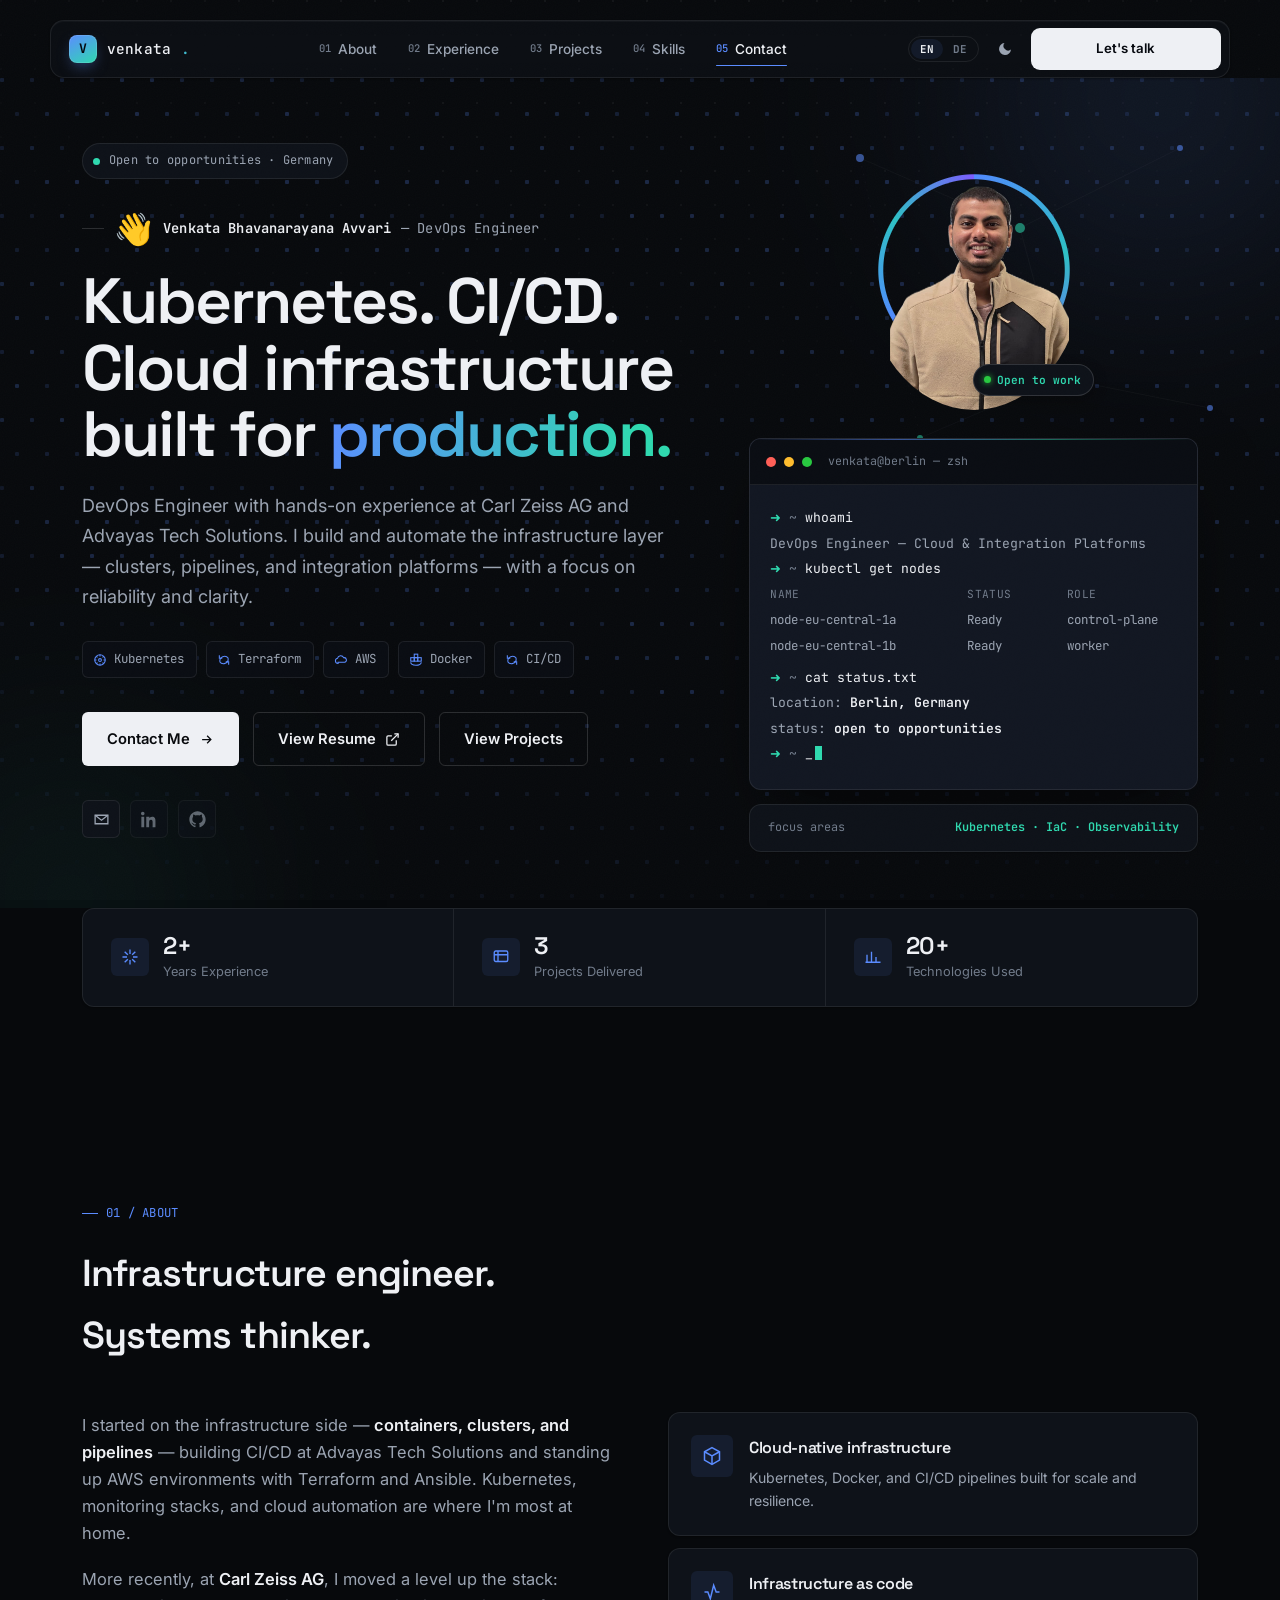
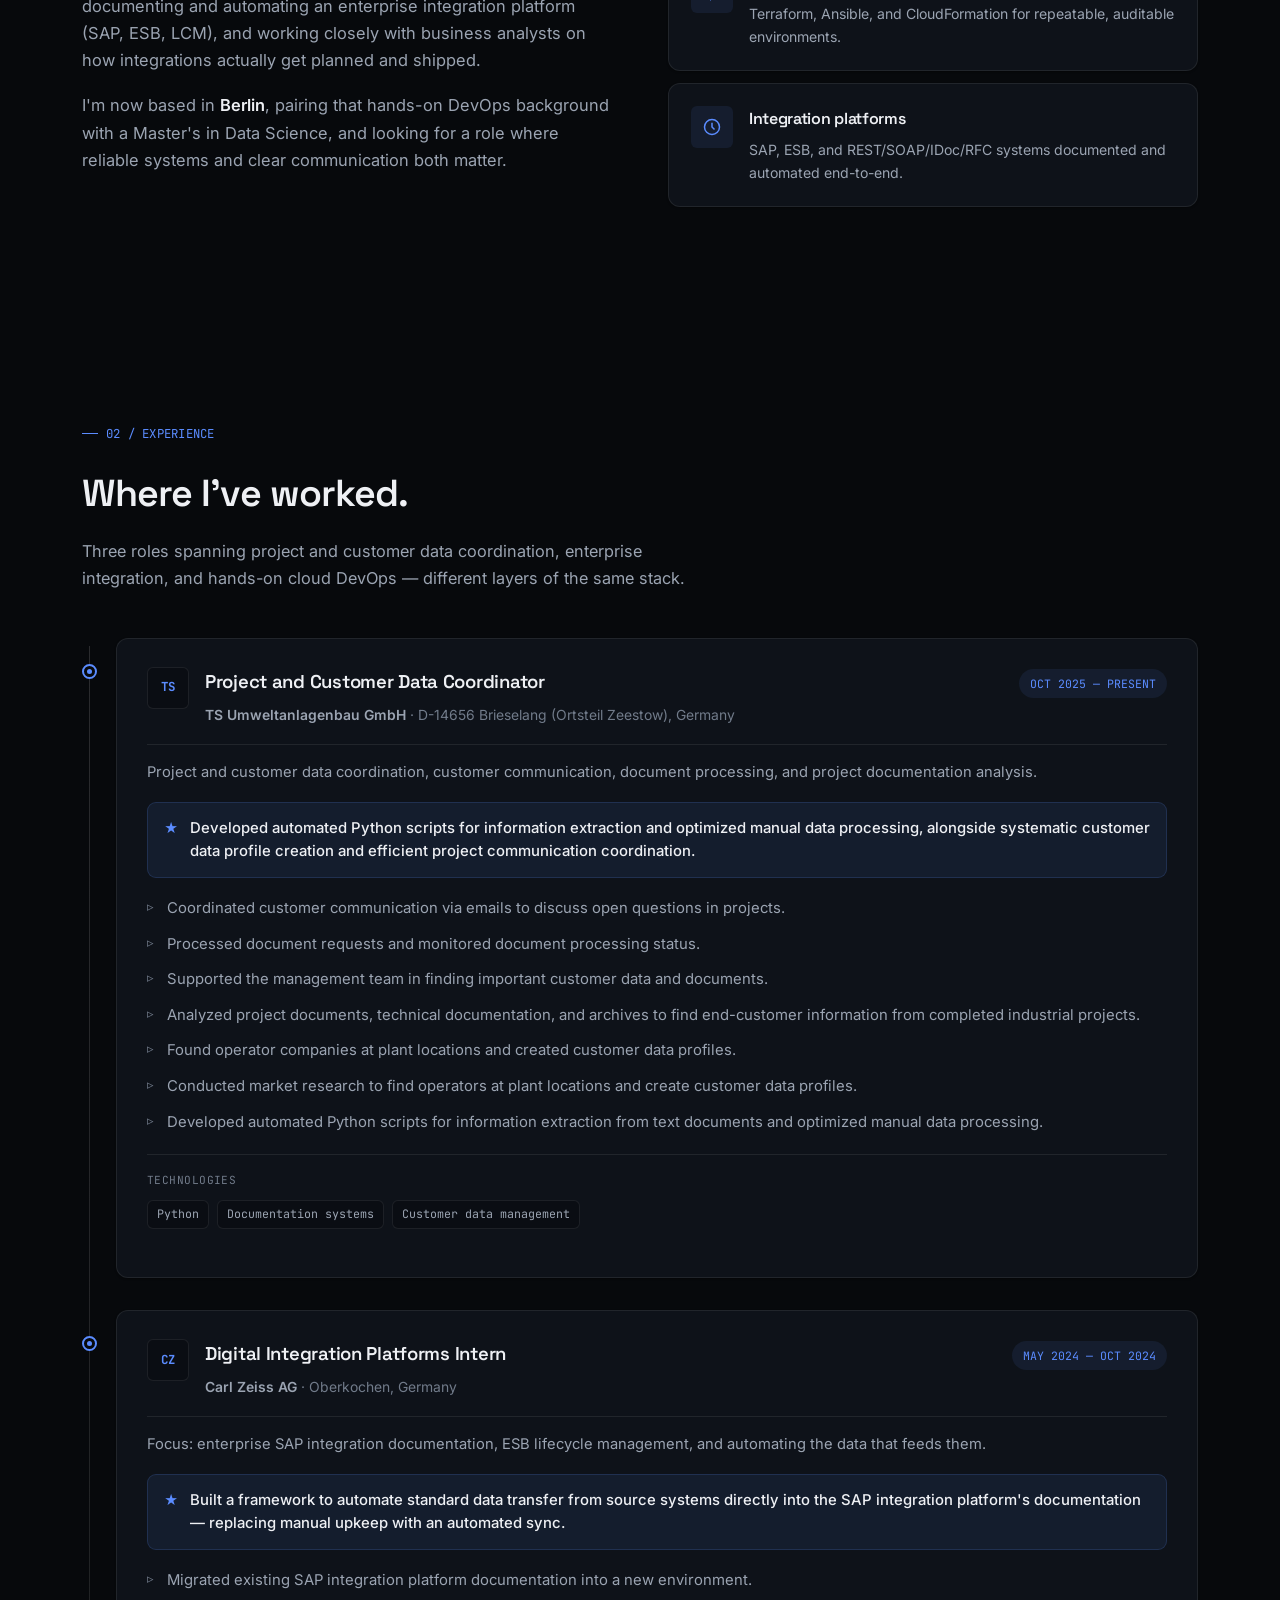
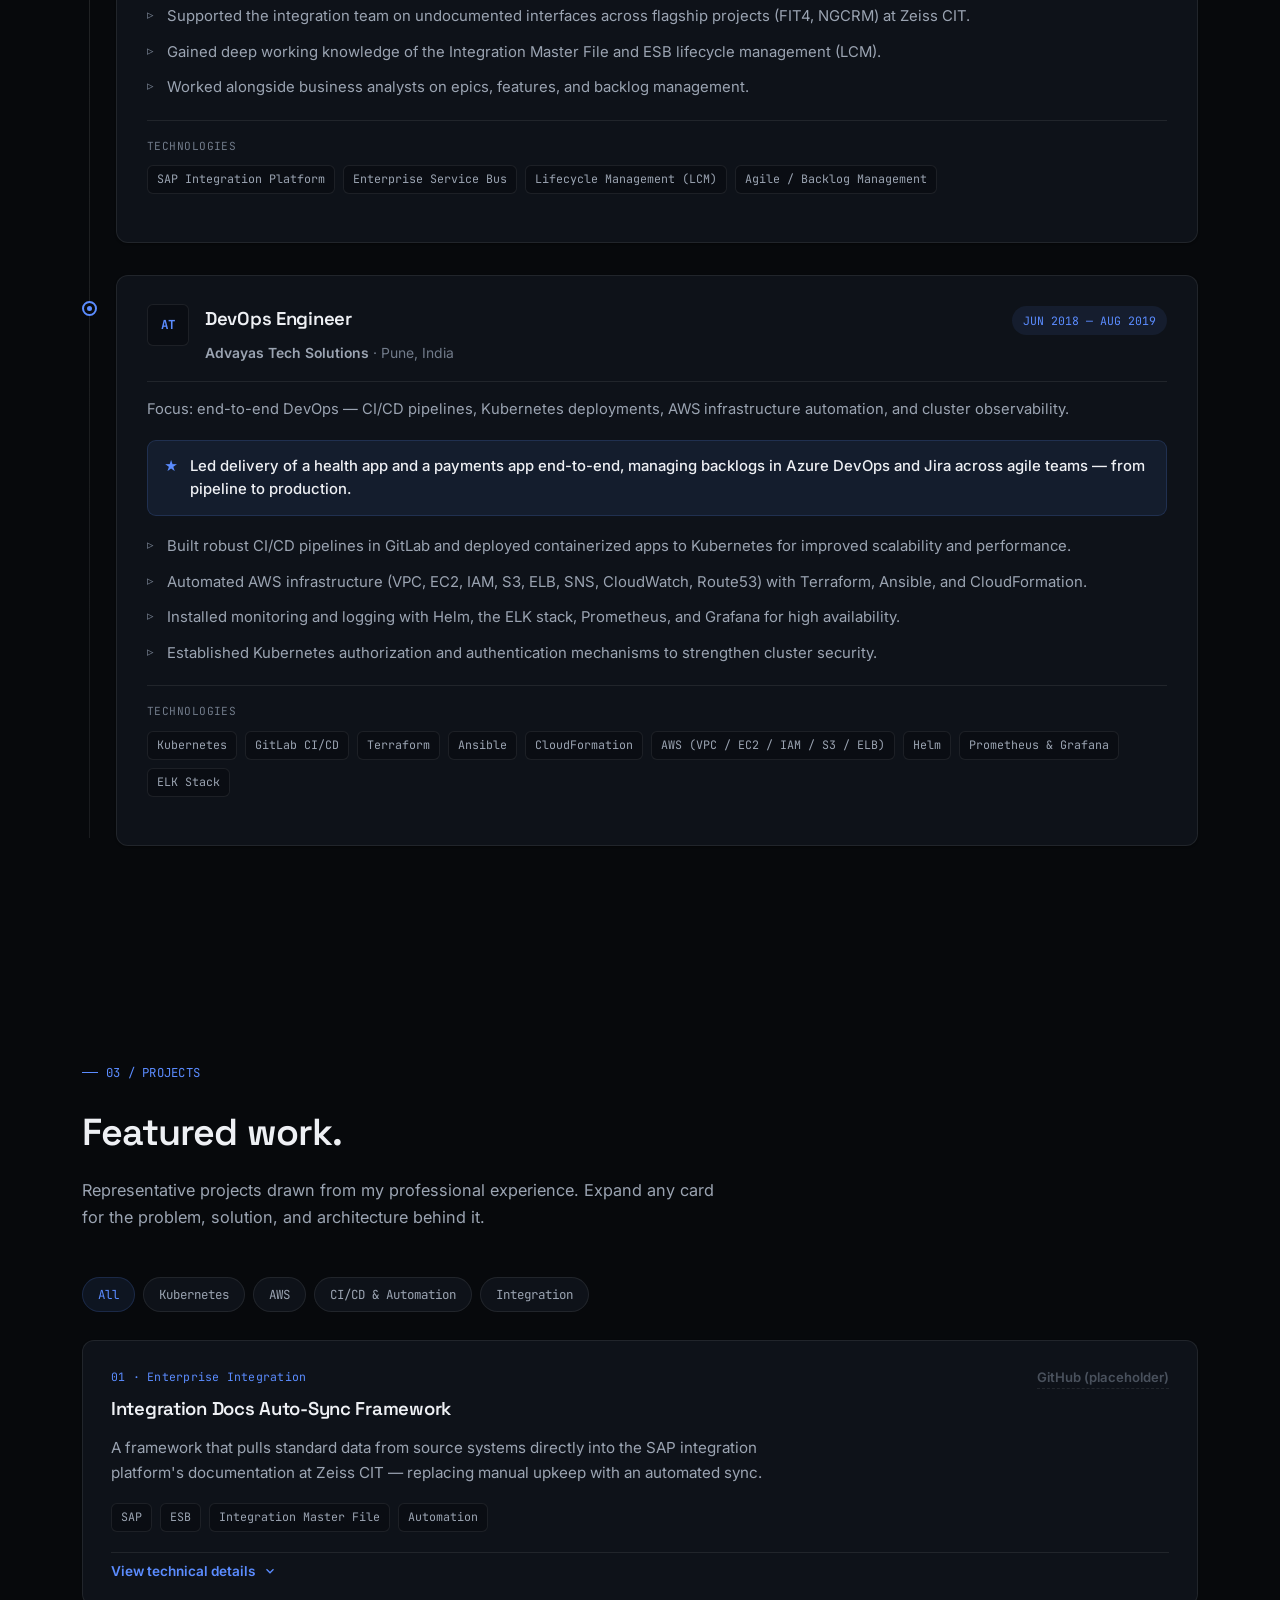
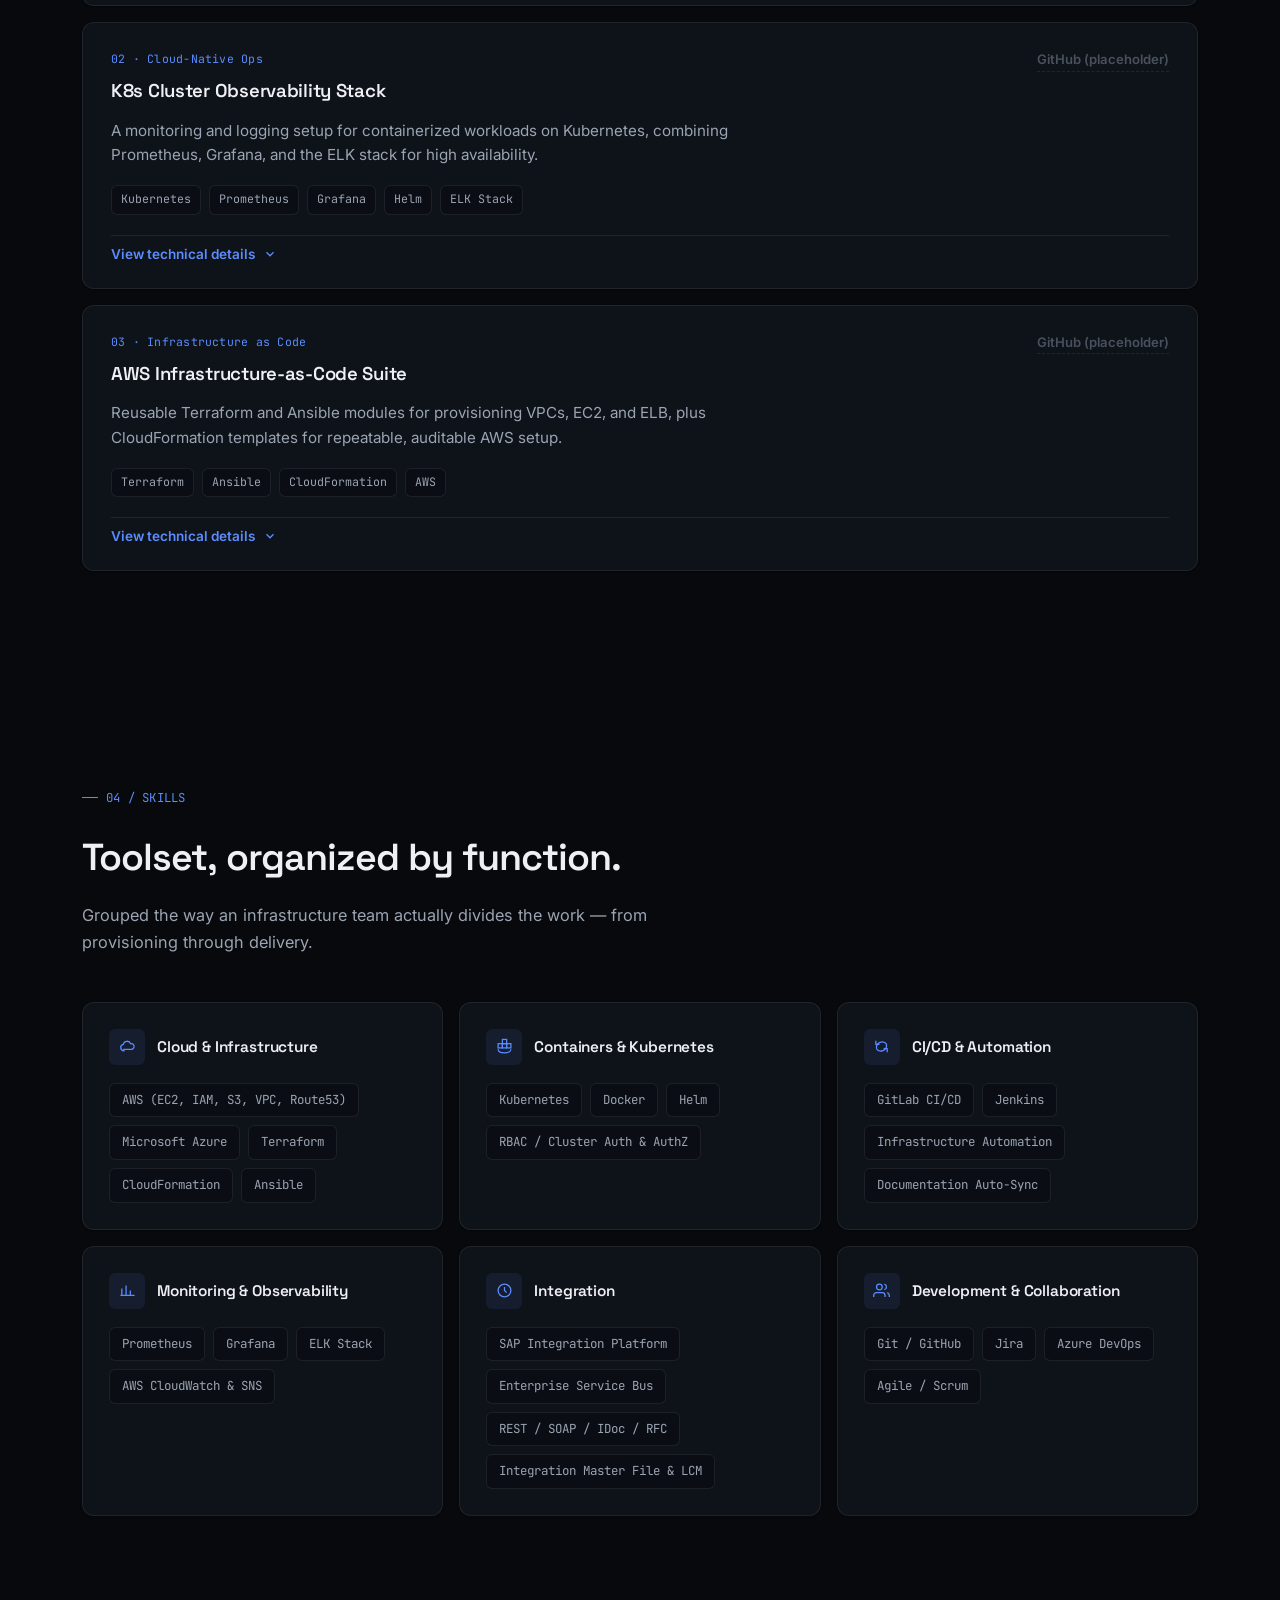
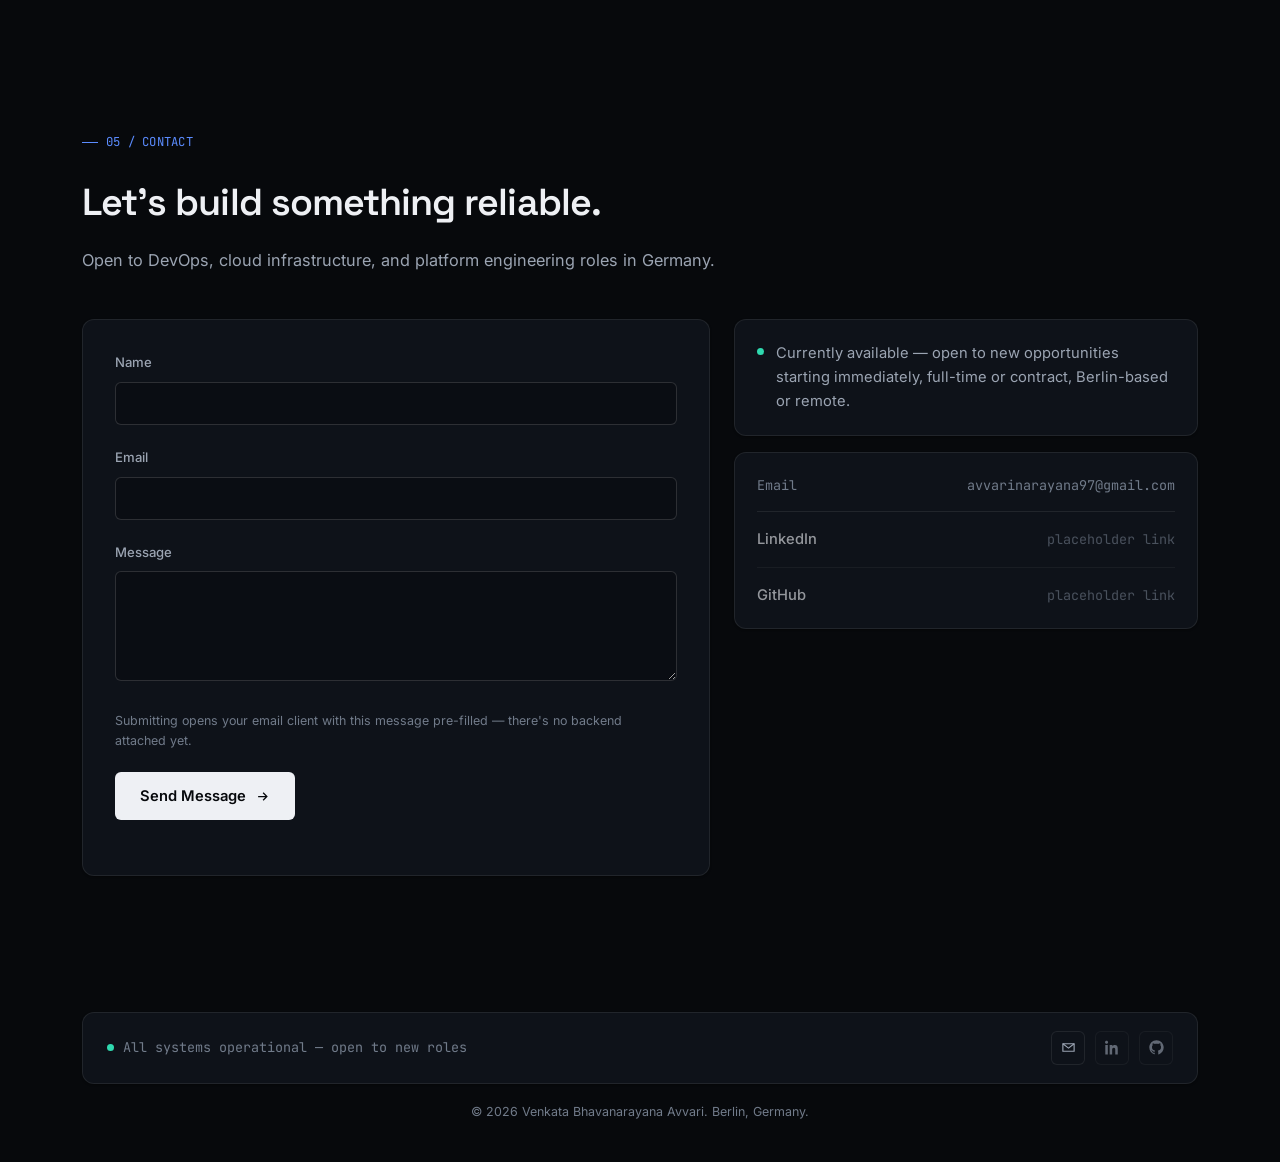
<file: index.html>
<!DOCTYPE html>
<html lang="en">
<head>
  <meta charset="UTF-8">
  <meta name="viewport" content="width=device-width, initial-scale=1.0">
  <meta name="color-scheme" content="dark light">
  <title>Venkata Bhavanarayana Avvari — DevOps Engineer</title>
  <meta name="description" content="Venkata Bhavanarayana Avvari — DevOps Engineer specializing in cloud infrastructure, Kubernetes, and enterprise integration platforms. Based in Berlin.">
  <meta name="author" content="Venkata Bhavanarayana Avvari">
  <meta name="robots" content="index, follow">
  <link rel="canonical" href="https://avvarivenkata.dev/">

  <!-- Open Graph -->
  <meta property="og:type" content="website">
  <meta property="og:url" content="https://avvarivenkata.dev/">
  <meta property="og:title" content="Venkata Bhavanarayana Avvari — DevOps Engineer">
  <meta property="og:description" content="DevOps Engineer specializing in cloud infrastructure, Kubernetes, CI/CD, and enterprise integration platforms. Based in Berlin.">
  <meta property="og:image" content="https://avvarivenkata.dev/Assets/profile.png">
  <meta property="og:locale" content="en_GB">
  <meta property="og:locale:alternate" content="de_DE">

  <!-- Twitter / X -->
  <meta name="twitter:card" content="summary">
  <meta name="twitter:title" content="Venkata Bhavanarayana Avvari — DevOps Engineer">
  <meta name="twitter:description" content="DevOps Engineer — Kubernetes, CI/CD, AWS, Terraform. Berlin-based.">
  <meta name="twitter:image" content="https://avvarivenkata.dev/Assets/profile.png">

  <!-- Favicon -->
  <link rel="icon" href="data:image/svg+xml,%3Csvg xmlns='http://www.w3.org/2000/svg' viewBox='0 0 32 32'%3E%3Crect width='32' height='32' rx='7' fill='%235B8CFF'/%3E%3Ctext x='16' y='22' font-family='monospace' font-size='18' font-weight='700' fill='%23090B10' text-anchor='middle'%3EV%3C/text%3E%3C/svg%3E">

  <!-- Fonts -->
  <link rel="preconnect" href="https://fonts.googleapis.com">
  <link rel="preconnect" href="https://fonts.gstatic.com" crossorigin>
  <link href="https://fonts.googleapis.com/css2?family=Space+Grotesk:wght@600&family=Inter:wght@400;500;600;700&family=JetBrains+Mono:wght@400;500;600;700&display=swap" rel="stylesheet">

  <!-- Structured data -->
  <script type="application/ld+json">
  {
    "@context": "https://schema.org",
    "@type": "Person",
    "name": "Venkata Bhavanarayana Avvari",
    "jobTitle": "DevOps Engineer",
    "url": "https://avvarivenkata.dev",
    "image": "https://avvarivenkata.dev/Assets/profile.png",
    "email": "avvarinarayana97@gmail.com",
    "address": {
      "@type": "PostalAddress",
      "addressLocality": "Berlin",
      "addressCountry": "DE"
    },
    "sameAs": [
      "https://linkedin.com/in/your-profile",
      "https://github.com/your-username"
    ],
    "knowsAbout": ["Kubernetes", "Terraform", "AWS", "CI/CD", "Docker", "SAP Integration", "ELK Stack", "Prometheus", "Grafana"]
  }
  </script>

  <!-- Stylesheets -->
  <link rel="stylesheet" href="css/base.css">
  <link rel="stylesheet" href="css/components.css">
  <link rel="stylesheet" href="css/sections.css">
  <link rel="stylesheet" href="css/responsive.css">
</head>
<body>

  <!-- Preloader -->
  <div class="preloader" id="preloader" aria-hidden="false">
    <div class="preloader-terminal">
      <div class="preloader-bar-top">
        <span class="preloader-dot r"></span>
        <span class="preloader-dot y"></span>
        <span class="preloader-dot g"></span>
        <span class="preloader-title">venkata@berlin — zsh</span>
      </div>
      <div class="preloader-body">
        <div class="preloader-line"><span class="pl-prompt">➜</span> <span class="pl-path">~</span> <span class="pl-cmd" id="plCmd">npm run portfolio</span></div>
        <div class="preloader-line pl-out"><span class="pl-dim">[</span><span class="pl-info" id="plInfo">info</span><span class="pl-dim">]</span> initializing environment...</div>
        <div class="preloader-name-wrap">
          <h1 class="preloader-name">Venkata</h1>
        </div>
        <div class="preloader-line pl-out"><span class="pl-dim">[</span><span class="pl-info" id="plInfo2">info</span><span class="pl-dim">]</span> <span id="plStatus">compiling assets</span></div>
        <div class="preloader-progress">
          <div class="preloader-bar-track">
            <div class="preloader-bar-fill" id="preloaderFill"></div>
          </div>
          <div class="preloader-meta">
            <span class="preloader-percent" id="preloaderPercent">40%</span>
            <span class="preloader-percent-dim">|</span>
            <span class="preloader-step" id="preloaderStep">1/2</span>
          </div>
        </div>
        <div class="preloader-line pl-out"><span class="pl-dim">[</span><span class="pl-success">done</span><span class="pl-dim">]</span> ready in <span id="plTime">2.4s</span></div>
      </div>
    </div>
  </div>

  <!-- Skip link -->
  <a href="#top" class="skip-link" data-i18n="skip.link">Skip to content</a>

  <!-- Scroll progress bar -->
  <div class="scroll-progress" id="scrollProgress" aria-hidden="true"></div>

  <!-- ===== HEADER / NAV ===== -->
  <header id="siteHeader">
    <nav class="navbar" aria-label="Primary navigation">
      <a href="#top" class="brand" aria-label="Venkata — back to top">
        <span class="brand-mark" aria-hidden="true">V</span>venkata<span class="grad-text">.</span>
      </a>
      <div class="nav-center">
        <div class="navlinks" id="navlinks">
          <a href="#about"><span class="idx">01</span><span data-i18n="nav.about">About</span></a>
          <a href="#experience"><span class="idx">02</span><span data-i18n="nav.experience">Experience</span></a>
          <a href="#projects"><span class="idx">03</span><span data-i18n="nav.projects">Projects</span></a>
          <a href="#skills"><span class="idx">04</span><span data-i18n="nav.skills">Skills</span></a>
          <a href="#contact"><span class="idx">05</span><span data-i18n="nav.contact">Contact</span></a>
        </div>
      </div>
      <div class="nav-right">
        <div class="lang-switch" role="group" aria-label="Language switcher" data-i18n-aria-label="lang.switcherLabel">
          <button type="button" class="lang-btn active" id="langEN" aria-pressed="true" aria-label="Switch to English" data-i18n-aria-label="lang.toEnglish">EN</button>
          <button type="button" class="lang-btn" id="langDE" aria-pressed="false" aria-label="Switch to German" data-i18n-aria-label="lang.toGerman">DE</button>
        </div>
        <button class="theme-toggle" id="themeToggle" aria-label="Toggle light mode" aria-pressed="false" data-i18n-aria-label="nav.themeToggle">
          <svg aria-hidden="true" class="icon-sun" viewBox="0 0 24 24" fill="none" stroke="currentColor" stroke-width="1.8"><circle cx="12" cy="12" r="4"/><path d="M12 2v2M12 20v2M4.9 4.9l1.4 1.4M17.7 17.7l1.4 1.4M2 12h2M20 12h2M4.9 19.1l1.4-1.4M17.7 6.3l1.4-1.4"/></svg>
          <svg aria-hidden="true" class="icon-moon" viewBox="0 0 24 24" fill="currentColor"><path d="M21 12.8A9 9 0 1111.2 3 7 7 0 0021 12.8z"/></svg>
        </button>
        <a href="#contact" class="nav-cta" data-i18n="nav.letstalk">Let's talk</a>
        <button class="navtoggle" id="navtoggle" aria-label="Toggle navigation" aria-expanded="false" aria-controls="mobileMenu" data-i18n-aria-label="nav.toggleNav"><span></span></button>
      </div>
    </nav>
  </header>

  <!-- ===== MOBILE MENU ===== -->
  <nav class="mobile-menu" id="mobileMenu" aria-label="Mobile navigation" aria-hidden="true" inert>
    <button class="mobile-close" id="mobileClose" aria-label="Close menu" data-i18n-aria-label="nav.closeMenu">✕</button>
    <a href="#about"><span class="idx">01</span><span data-i18n="nav.about">About</span></a>
    <a href="#experience"><span class="idx">02</span><span data-i18n="nav.experience">Experience</span></a>
    <a href="#projects"><span class="idx">03</span><span data-i18n="nav.projects">Projects</span></a>
    <a href="#skills"><span class="idx">04</span><span data-i18n="nav.skills">Skills</span></a>
    <a href="#contact"><span class="idx">05</span><span data-i18n="nav.contact">Contact</span></a>
    <div class="lang-switch" role="group" aria-label="Language switcher" style="align-self:flex-start; margin:4px 0 0;" data-i18n-aria-label="lang.switcherLabel">
      <button type="button" class="lang-btn active" id="langEN-mobile" aria-pressed="true" aria-label="Switch to English" data-i18n-aria-label="lang.toEnglish">EN</button>
      <button type="button" class="lang-btn" id="langDE-mobile" aria-pressed="false" aria-label="Switch to German" data-i18n-aria-label="lang.toGerman">DE</button>
    </div>
    <div class="mobile-menu-foot">
      <span class="status-dot" aria-hidden="true"></span>
      <a href="mailto:avvarinarayana97@gmail.com" class="social-icon" aria-label="Email" data-i18n-aria-label="social.email">
        <svg aria-hidden="true" viewBox="0 0 24 24" fill="none" stroke="currentColor" stroke-width="1.8"><path d="M3 6h18v12H3z"/><path d="M3 6l9 7 9-7"/></svg>
      </a>
      <a href="https://linkedin.com/in/your-profile" target="_blank" rel="noopener" class="social-icon placeholder-link" aria-disabled="true" title="Placeholder link — profile URL not added yet" data-i18n-title="social.placeholderTitle" aria-label="LinkedIn (placeholder link)" data-i18n-aria-label="social.linkedinPlaceholder">
        <svg aria-hidden="true" viewBox="0 0 24 24" fill="currentColor"><path d="M4.98 3.5C4.98 4.9 3.9 6 2.5 6S0 4.9 0 3.5 1.1 1 2.5 1s2.48 1.1 2.48 2.5zM.5 8h4V23h-4V8zm7.5 0h3.8v2.05h.05c.53-1 1.83-2.05 3.77-2.05 4.03 0 4.78 2.65 4.78 6.1V23h-4v-6.9c0-1.65-.03-3.77-2.3-3.77-2.3 0-2.65 1.8-2.65 3.65V23h-4V8z"/></svg>
      </a>
      <a href="https://github.com/your-username" target="_blank" rel="noopener" class="social-icon placeholder-link" aria-disabled="true" title="Placeholder link — profile URL not added yet" data-i18n-title="social.placeholderTitle" aria-label="GitHub (placeholder link)" data-i18n-aria-label="social.githubPlaceholder">
        <svg aria-hidden="true" viewBox="0 0 24 24" fill="currentColor"><path d="M12 .5C5.65.5.5 5.65.5 12c0 5.1 3.3 9.4 7.9 10.95.58.1.79-.25.79-.56v-2c-3.2.7-3.88-1.55-3.88-1.55-.53-1.34-1.28-1.7-1.28-1.7-1.05-.72.08-.7.08-.7 1.16.08 1.77 1.2 1.77 1.2 1.03 1.76 2.7 1.25 3.36.95.1-.75.4-1.25.73-1.53-2.55-.3-5.24-1.28-5.24-5.7 0-1.26.45-2.28 1.18-3.08-.12-.3-.51-1.5.11-3.14 0 0 .96-.31 3.15 1.18.9-.25 1.88-.38 2.85-.38.97 0 1.94.13 2.85.38 2.18-1.49 3.15-1.18 3.15-1.18.62 1.64.23 2.84.12 3.14.73.8 1.17 1.82 1.17 3.08 0 4.43-2.7 5.4-5.26 5.68.42.36.78 1.08.78 2.18v3.23c0 .32.21.68.8.56C20.2 21.4 23.5 17.1 23.5 12c0-6.35-5.15-11.5-11.5-11.5z"/></svg>
      </a>
    </div>
  </nav>

  <!-- ===== MAIN ===== -->
  <main id="top">

    <!-- ===== HERO ===== -->
    <section class="hero" aria-labelledby="hero-heading">
      <div class="hero-bg" aria-hidden="true">
        <div class="glow-a"></div>
        <div class="glow-b"></div>
        <!-- Subtle network graph SVG -->
        <svg width="480" height="420" viewBox="0 0 480 420" fill="none" aria-hidden="true">
          <g stroke="currentColor" stroke-width="1" opacity="0.4" style="color:var(--border-strong)">
            <line x1="60" y1="80" x2="220" y2="150"/>
            <line x1="220" y1="150" x2="380" y2="70"/>
            <line x1="220" y1="150" x2="260" y2="300"/>
            <line x1="260" y1="300" x2="120" y2="360"/>
            <line x1="260" y1="300" x2="410" y2="330"/>
            <line x1="60" y1="80" x2="120" y2="360" stroke-dasharray="2 6"/>
          </g>
          <g fill="var(--accent)">
            <circle cx="60" cy="80" r="4"/>
            <circle cx="380" cy="70" r="3"/>
            <circle cx="260" cy="300" r="5"/>
            <circle cx="410" cy="330" r="3"/>
          </g>
          <g fill="var(--accent-2)">
            <circle cx="220" cy="150" r="5"/>
            <circle cx="120" cy="360" r="3"/>
          </g>
        </svg>
        <!-- Dash field for cursor interaction -->
        <div class="dash-field"></div>
        <!-- Crosshair cursor indicator -->
        <div class="cursor-plus"></div>
      </div>

      <div class="wrap hero-grid">
        <div class="hero-content">
          <!-- Status pill -->
          <span class="kicker-badge reveal reveal-hero">
            <span class="status-dot" aria-hidden="true"></span>
            <span data-i18n="hero.badge">Open to opportunities · Germany</span>
          </span>

          <!-- Name line -->
          <p class="hero-name reveal reveal-hero reveal-delay-1">
            <span class="rule" aria-hidden="true"></span>
            <span class="wave-emoji" aria-hidden="true">👋</span>
            <strong>Venkata Bhavanarayana Avvari</strong> — DevOps Engineer
          </p>

          <!-- Headline -->
          <h1 id="hero-heading" class="reveal reveal-hero reveal-delay-2" data-i18n-html="hero.headline">
            Kubernetes. CI/CD.<br class="hero-break">Cloud infrastructure<br class="hero-break">built for <span class="grad-text">production.</span>
          </h1>

          <!-- Lede -->
          <p class="lede reveal reveal-hero reveal-delay-3" data-i18n="hero.lede">
            DevOps Engineer with hands-on experience at Carl Zeiss AG and Advayas Tech Solutions. I build and automate the infrastructure layer — clusters, pipelines, and integration platforms — with a focus on reliability and clarity.
          </p>

          <!-- Stack strip -->
          <div class="stack-strip reveal reveal-hero reveal-delay-4" aria-label="Core technologies">
            <span class="stack-chip">
              <svg aria-hidden="true" viewBox="0 0 24 24" fill="none" stroke="currentColor" stroke-width="1.8"><circle cx="12" cy="12" r="9"/><circle cx="12" cy="12" r="2.4"/><path d="M12 3v3M12 18v3M21 12h-3M6 12H3M18.4 5.6l-2.1 2.1M7.7 16.3l-2.1 2.1M18.4 18.4l-2.1-2.1M7.7 7.7L5.6 5.6"/></svg>Kubernetes
            </span>
            <span class="stack-chip">
              <svg aria-hidden="true" viewBox="0 0 24 24" fill="none" stroke="currentColor" stroke-width="1.8"><path d="M4 4v5h5M20 20v-5h-5"/><path d="M4.6 15A8 8 0 0019 9M19.4 9A8 8 0 005 15"/></svg>Terraform
            </span>
            <span class="stack-chip">
              <svg aria-hidden="true" viewBox="0 0 24 24" fill="none" stroke="currentColor" stroke-width="1.8"><path d="M7 18a4.5 4.5 0 01-1-8.9A5.5 5.5 0 0116.5 8 4 4 0 0118 16H7z"/></svg>AWS
            </span>
            <span class="stack-chip">
              <svg aria-hidden="true" viewBox="0 0 24 24" fill="none" stroke="currentColor" stroke-width="1.8"><rect x="3" y="8" width="6" height="6"/><rect x="9" y="8" width="6" height="6"/><rect x="15" y="8" width="6" height="6"/><rect x="9" y="2" width="6" height="6"/><path d="M3 16c0 3 4 5 9 5s9-2 9-5"/></svg>Docker
            </span>
            <span class="stack-chip">
              <svg aria-hidden="true" viewBox="0 0 24 24" fill="none" stroke="currentColor" stroke-width="1.8"><path d="M4 4v5h5M20 20v-5h-5"/><path d="M4.6 15A8 8 0 0019 9M19.4 9A8 8 0 005 15"/></svg>CI/CD
            </span>
          </div>

          <!-- CTAs -->
          <div class="cta-row reveal reveal-hero reveal-delay-5">
            <a href="#contact" class="btn btn-primary">
              <span data-i18n="cta.contact">Contact Me</span>
              <svg aria-hidden="true" width="15" height="15" viewBox="0 0 24 24" fill="none" stroke="currentColor" stroke-width="2"><path d="M5 12h14M13 6l6 6-6 6"/></svg>
            </a>
            <a href="Assets/venkata%20lebenslauf.pdf" target="_blank" rel="noopener noreferrer" class="btn btn-ghost">
              <span data-i18n="cta.resume">View Resume</span>
              <svg aria-hidden="true" width="15" height="15" viewBox="0 0 24 24" fill="none" stroke="currentColor" stroke-width="2"><path d="M18 13v6a2 2 0 01-2 2H5a2 2 0 01-2-2V8a2 2 0 012-2h6"/><path d="M15 3h6v6"/><path d="M10 14L21 3"/></svg>
            </a>
            <a href="#projects" class="btn btn-ghost"><span data-i18n="cta.projects">View Projects</span></a>
          </div>

          <!-- Social links -->
          <div class="social-row reveal reveal-hero reveal-delay-5">
            <a href="mailto:avvarinarayana97@gmail.com" class="social-icon" aria-label="Email" data-i18n-aria-label="social.email">
              <svg aria-hidden="true" viewBox="0 0 24 24" fill="none" stroke="currentColor" stroke-width="1.8"><path d="M3 6h18v12H3z"/><path d="M3 6l9 7 9-7"/></svg>
            </a>
            <a href="https://linkedin.com/in/your-profile" target="_blank" rel="noopener" class="social-icon placeholder-link" aria-disabled="true" title="Placeholder link — replace with your LinkedIn URL" data-i18n-title="social.linkedinTitle" aria-label="LinkedIn (placeholder link — update with your profile URL)" data-i18n-aria-label="social.linkedinPlaceholderLong">
              <svg aria-hidden="true" viewBox="0 0 24 24" fill="currentColor"><path d="M4.98 3.5C4.98 4.9 3.9 6 2.5 6S0 4.9 0 3.5 1.1 1 2.5 1s2.48 1.1 2.48 2.5zM.5 8h4V23h-4V8zm7.5 0h3.8v2.05h.05c.53-1 1.83-2.05 3.77-2.05 4.03 0 4.78 2.65 4.78 6.1V23h-4v-6.9c0-1.65-.03-3.77-2.3-3.77-2.3 0-2.65 1.8-2.65 3.65V23h-4V8z"/></svg>
            </a>
            <a href="https://github.com/your-username" target="_blank" rel="noopener" class="social-icon placeholder-link" aria-disabled="true" title="Placeholder link — replace with your GitHub URL" data-i18n-title="social.githubTitle" aria-label="GitHub (placeholder link — update with your profile URL)" data-i18n-aria-label="social.githubPlaceholderLong">
              <svg aria-hidden="true" viewBox="0 0 24 24" fill="currentColor"><path d="M12 .5C5.65.5.5 5.65.5 12c0 5.1 3.3 9.4 7.9 10.95.58.1.79-.25.79-.56v-2c-3.2.7-3.88-1.55-3.88-1.55-.53-1.34-1.28-1.7-1.28-1.7-1.05-.72.08-.7.08-.7 1.16.08 1.77 1.2 1.77 1.2 1.03 1.76 2.7 1.25 3.36.95.1-.75.4-1.25.73-1.53-2.55-.3-5.24-1.28-5.24-5.7 0-1.26.45-2.28 1.18-3.08-.12-.3-.51-1.5.11-3.14 0 0 .96-.31 3.15 1.18.9-.25 1.88-.38 2.85-.38.97 0 1.94.13 2.85.38 2.18-1.49 3.15-1.18 3.15-1.18.62 1.64.23 2.84.12 3.14.73.8 1.17 1.82 1.17 3.08 0 4.43-2.7 5.4-5.26 5.68.42.36.78 1.08.78 2.18v3.23c0 .32.21.68.8.56C20.2 21.4 23.5 17.1 23.5 12c0-6.35-5.15-11.5-11.5-11.5z"/></svg>
            </a>
          </div>
        </div>

        <!-- Photo + Terminal aside -->
        <aside class="hero-aside reveal reveal-hero reveal-delay-6" aria-label="Profile and quick facts">
          <!-- Portrait with stationary gradient ring -->
          <div class="portrait-wrap">
            <div class="portrait-ring" aria-hidden="true"></div>
            <img
              src="Assets/profile.png"
              alt="Portrait of Venkata Bhavanarayana Avvari"
              class="portrait"
              width="280"
              height="280"
              loading="eager"
              decoding="async">
            <div class="portrait-badge" aria-hidden="true">
              <span class="portrait-badge-dot"></span>
              <span>Open to work</span>
            </div>
          </div>
          <div class="terminal">
            <div class="terminal-bar" aria-hidden="true">
              <span class="terminal-dot r"></span>
              <span class="terminal-dot y"></span>
              <span class="terminal-dot g"></span>
              <span class="terminal-title">venkata@berlin — zsh</span>
            </div>
            <div class="terminal-body">
              <div><span class="prompt">➜</span> <span class="path">~</span> <span class="cmd">whoami</span></div>
              <div class="out">DevOps Engineer — <span data-i18n="hero.terminalRole">Cloud &amp; Integration Platforms</span></div>
              <div><span class="prompt">➜</span> <span class="path">~</span> <span class="cmd">kubectl get nodes</span></div>
              <div class="tbl">
                <span class="h">NAME</span><span class="h">STATUS</span><span class="h">ROLE</span>
                <span>node-eu-central-1a</span><span class="ok">Ready</span><span>control-plane</span>
                <span>node-eu-central-1b</span><span class="ok">Ready</span><span>worker</span>
              </div>
              <div><span class="prompt">➜</span> <span class="path">~</span> <span class="cmd">cat status.txt</span></div>
              <div class="out">location: <strong>Berlin, Germany</strong></div>
              <div class="out">status: <strong data-i18n="hero.terminalStatus">open to opportunities</strong></div>
              <div><span class="prompt">➜</span> <span class="path">~</span> <span class="cmd">_<span class="terminal-caret" aria-hidden="true"></span></span></div>
            </div>
          </div>
          <div class="aside-note panel">
            <span data-i18n="hero.focusAreas">focus areas</span>
            <b>Kubernetes · IaC · Observability</b>
          </div>
        </aside>
      </div>
    </section>

    <!-- ===== METRICS ===== -->
    <section class="metrics" aria-label="Key numbers">
      <div class="wrap">
        <div class="metrics-panel panel reveal">
          <div class="metric">
            <div class="metric-icon" aria-hidden="true">
              <svg viewBox="0 0 24 24" fill="none" stroke="currentColor" stroke-width="1.8"><path d="M12 2v6M12 16v6M4.9 4.9l4.2 4.2M14.9 14.9l4.2 4.2M2 12h6M16 12h6M4.9 19.1l4.2-4.2M14.9 9.1l4.2-4.2"/></svg>
            </div>
            <div>
              <div class="metric-num">2+</div>
              <div class="metric-label" data-i18n="metrics.years">Years Experience</div>
            </div>
          </div>
          <div class="metric">
            <div class="metric-icon" aria-hidden="true">
              <svg viewBox="0 0 24 24" fill="none" stroke="currentColor" stroke-width="1.8"><rect x="3" y="4" width="18" height="14" rx="2"/><path d="M3 9h18M8 4v14"/></svg>
            </div>
            <div>
              <div class="metric-num">3</div>
              <div class="metric-label" data-i18n="metrics.projects">Projects Delivered</div>
            </div>
          </div>
          <div class="metric">
            <div class="metric-icon" aria-hidden="true">
              <svg viewBox="0 0 24 24" fill="none" stroke="currentColor" stroke-width="1.8"><path d="M4 19V9M10 19V5M16 19v-7M22 19H2"/></svg>
            </div>
            <div>
              <div class="metric-num">20+</div>
              <div class="metric-label" data-i18n="metrics.tech">Technologies Used</div>
            </div>
          </div>
        </div>
      </div>
    </section>

    <!-- ===== ABOUT ===== -->
    <section id="about">
      <div class="wrap">
        <div class="section-head reveal">
          <div class="section-kicker" data-i18n="about.kicker">01 / About</div>
          <h2 data-i18n="about.heading">Infrastructure engineer. Systems thinker.</h2>
        </div>
        <div class="about-grid">
          <div class="about-text reveal" data-i18n-html="about.text">
            <p>I started on the infrastructure side — <strong>containers, clusters, and pipelines</strong> — building CI/CD at Advayas Tech Solutions and standing up AWS environments with Terraform and Ansible. Kubernetes, monitoring stacks, and cloud automation are where I'm most at home.</p>
            <p>More recently, at <strong>Carl Zeiss AG</strong>, I moved a level up the stack: documenting and automating an enterprise integration platform (SAP, ESB, LCM), and working closely with business analysts on how integrations actually get planned and shipped.</p>
            <p>I'm now based in <strong>Berlin</strong>, pairing that hands-on DevOps background with a Master's in Data Science, and looking for a role where reliable systems and clear communication both matter.</p>
          </div>
          <div class="about-highlights reveal-group">
            <div class="highlight-card panel">
              <div class="highlight-icon" aria-hidden="true">
                <svg width="20" height="20" viewBox="0 0 24 24" fill="none" stroke="currentColor" stroke-width="1.8"><path d="M12 2l9 4.9V17L12 22l-9-5.1V6.9L12 2z"/><path d="M12 22V12M21 6.9L12 12 3 6.9"/></svg>
              </div>
              <div>
                <h3 data-i18n="about.card1.title">Cloud-native infrastructure</h3>
                <p data-i18n="about.card1.text">Kubernetes, Docker, and CI/CD pipelines built for scale and resilience.</p>
              </div>
            </div>
            <div class="highlight-card panel">
              <div class="highlight-icon" aria-hidden="true">
                <svg width="20" height="20" viewBox="0 0 24 24" fill="none" stroke="currentColor" stroke-width="1.8"><path d="M3 12h4l3 8 4-16 3 8h4"/></svg>
              </div>
              <div>
                <h3 data-i18n="about.card2.title">Infrastructure as code</h3>
                <p data-i18n="about.card2.text">Terraform, Ansible, and CloudFormation for repeatable, auditable environments.</p>
              </div>
            </div>
            <div class="highlight-card panel">
              <div class="highlight-icon" aria-hidden="true">
                <svg width="20" height="20" viewBox="0 0 24 24" fill="none" stroke="currentColor" stroke-width="1.8"><circle cx="12" cy="12" r="9"/><path d="M12 7v5l3 3"/></svg>
              </div>
              <div>
                <h3 data-i18n="about.card3.title">Integration platforms</h3>
                <p data-i18n="about.card3.text">SAP, ESB, and REST/SOAP/IDoc/RFC systems documented and automated end-to-end.</p>
              </div>
            </div>
          </div>
        </div>
      </div>
    </section>

    <!-- ===== EXPERIENCE ===== -->
    <section id="experience">
      <div class="wrap">
        <div class="section-head reveal">
          <div class="section-kicker" data-i18n="experience.kicker">02 / Experience</div>
          <h2 data-i18n="experience.heading">Where I've worked.</h2>
          <p data-i18n="experience.sub">Two roles spanning enterprise integration and hands-on cloud DevOps — different layers of the same stack.</p>
        </div>
        <div class="job-list reveal-group">

          <!-- Job 3: TS Umweltanlagenbau GmbH -->
          <article class="job">
            <div class="job-card panel">
              <div class="job-card-head">
                <div class="job-logo mono" aria-hidden="true">TS</div>
                <div class="job-head-text">
                  <h3 data-i18n="exp3.title">Project and Customer Data Coordinator</h3>
                  <span class="job-company"><strong>TS Umweltanlagenbau GmbH</strong> · D-14656 Brieselang (Ortsteil Zeestow), Germany</span>
                </div>
                <span class="job-date" aria-label="October 2025 to Present">OCT 2025 — PRESENT</span>
              </div>
              <p class="job-focus" data-i18n="exp3.focus">Project and customer data coordination, customer communication, document processing, and project documentation analysis.</p>
              <div class="job-highlight">
                <span class="job-highlight-icon" aria-hidden="true">★</span>
                <p data-i18n="exp3.highlight">Developed automated Python scripts for information extraction and optimized manual data processing, alongside systematic customer data profile creation and efficient project communication coordination.</p>
              </div>
              <ul class="job-list-items" role="list" data-i18n-html="exp3.list">
                <li>Coordinated customer communication via emails to discuss open questions in projects.</li>
                <li>Processed document requests and monitored document processing status.</li>
                <li>Supported the management team in finding important customer data and documents.</li>
                <li>Analyzed project documents, technical documentation, and archives to find end-customer information from completed industrial projects.</li>
                <li>Found operator companies at plant locations and created customer data profiles.</li>
                <li>Conducted market research to find operators at plant locations and create customer data profiles.</li>
                <li>Developed automated Python scripts for information extraction from text documents and optimized manual data processing.</li>
              </ul>
              <div class="job-tech">
                <span class="job-tech-label" data-i18n="tech.label">Technologies</span>
                <div class="tag-row" role="list" aria-label="Technologies used">
                  <span class="tag" role="listitem">Python</span>
                  <span class="tag" role="listitem">Documentation systems</span>
                  <span class="tag" role="listitem">Customer data management</span>
                </div>
              </div>
            </div>
          </article>

          <!-- Job 1: Carl Zeiss AG -->
          <article class="job">
            <div class="job-card panel">
              <div class="job-card-head">
                <div class="job-logo mono" aria-hidden="true">CZ</div>
                <div class="job-head-text">
                  <h3 data-i18n="exp1.title">Digital Integration Platforms Intern</h3>
                  <span class="job-company"><strong>Carl Zeiss AG</strong> · Oberkochen, Germany</span>
                </div>
                <span class="job-date" aria-label="May 2024 to October 2024">MAY 2024 — OCT 2024</span>
              </div>
              <p class="job-focus" data-i18n="exp1.focus">Focus: enterprise SAP integration documentation, ESB lifecycle management, and automating the data that feeds them.</p>
              <div class="job-highlight">
                <span class="job-highlight-icon" aria-hidden="true">★</span>
                <p data-i18n="exp1.highlight">Built a framework to automate standard data transfer from source systems directly into the SAP integration platform's documentation — replacing manual upkeep with an automated sync.</p>
              </div>
              <ul class="job-list-items" role="list" data-i18n-html="exp1.list">
                <li>Migrated existing SAP integration platform documentation into a new environment.</li>
                <li>Supported the integration team on undocumented interfaces across flagship projects (FIT4, NGCRM) at Zeiss CIT.</li>
                <li>Gained deep working knowledge of the Integration Master File and ESB lifecycle management (LCM).</li>
                <li>Worked alongside business analysts on epics, features, and backlog management.</li>
              </ul>
              <div class="job-tech">
                <span class="job-tech-label" data-i18n="tech.label">Technologies</span>
                <div class="tag-row" role="list" aria-label="Technologies used">
                  <span class="tag" role="listitem">SAP Integration Platform</span>
                  <span class="tag" role="listitem">Enterprise Service Bus</span>
                  <span class="tag" role="listitem">Lifecycle Management (LCM)</span>
                  <span class="tag" role="listitem">Agile / Backlog Management</span>
                </div>
              </div>
            </div>
          </article>

          <!-- Job 2: Advayas Tech Solutions -->
          <article class="job">
            <div class="job-card panel">
              <div class="job-card-head">
                <div class="job-logo mono" aria-hidden="true">AT</div>
                <div class="job-head-text">
                  <h3 data-i18n="jobtitle.devops">DevOps Engineer</h3>
                  <span class="job-company"><strong>Advayas Tech Solutions</strong> · Pune, India</span>
                </div>
                <span class="job-date" aria-label="June 2018 to August 2019">JUN 2018 — AUG 2019</span>
              </div>
              <p class="job-focus" data-i18n="exp2.focus">Focus: end-to-end DevOps — CI/CD pipelines, Kubernetes deployments, AWS infrastructure automation, and cluster observability.</p>
              <div class="job-highlight">
                <span class="job-highlight-icon" aria-hidden="true">★</span>
                <p data-i18n="exp2.highlight">Led delivery of a health app and a payments app end-to-end, managing backlogs in Azure DevOps and Jira across agile teams — from pipeline to production.</p>
              </div>
              <ul class="job-list-items" role="list" data-i18n-html="exp2.list">
                <li>Built robust CI/CD pipelines in GitLab and deployed containerized apps to Kubernetes for improved scalability and performance.</li>
                <li>Automated AWS infrastructure (VPC, EC2, IAM, S3, ELB, SNS, CloudWatch, Route53) with Terraform, Ansible, and CloudFormation.</li>
                <li>Installed monitoring and logging with Helm, the ELK stack, Prometheus, and Grafana for high availability.</li>
                <li>Established Kubernetes authorization and authentication mechanisms to strengthen cluster security.</li>
              </ul>
              <div class="job-tech">
                <span class="job-tech-label" data-i18n="tech.label">Technologies</span>
                <div class="tag-row" role="list" aria-label="Technologies used">
                  <span class="tag" role="listitem">Kubernetes</span>
                  <span class="tag" role="listitem">GitLab CI/CD</span>
                  <span class="tag" role="listitem">Terraform</span>
                  <span class="tag" role="listitem">Ansible</span>
                  <span class="tag" role="listitem">CloudFormation</span>
                  <span class="tag" role="listitem">AWS (VPC / EC2 / IAM / S3 / ELB)</span>
                  <span class="tag" role="listitem">Helm</span>
                  <span class="tag" role="listitem">Prometheus &amp; Grafana</span>
                  <span class="tag" role="listitem">ELK Stack</span>
                </div>
              </div>
            </div>
          </article>

        </div>
      </div>
    </section>

    <!-- ===== PROJECTS ===== -->
    <section id="projects">
      <div class="wrap">
        <div class="section-head reveal">
          <div class="section-kicker" data-i18n="projects.kicker">03 / Projects</div>
          <h2 data-i18n="projects.heading">Featured work.</h2>
          <p data-i18n="projects.sub">Representative projects drawn from my professional experience. Expand any card for the problem, solution, and architecture behind it.</p>
        </div>

        <div class="project-filters reveal" id="projectFilters" role="group" aria-label="Filter projects by technology" data-i18n-aria-label="projects.filterLabel">
          <button class="filter-chip active" data-filter="all" aria-pressed="true" data-i18n="filter.all">All</button>
          <button class="filter-chip" data-filter="kubernetes" aria-pressed="false">Kubernetes</button>
          <button class="filter-chip" data-filter="aws" aria-pressed="false">AWS</button>
          <button class="filter-chip" data-filter="cicd" aria-pressed="false" data-i18n="filter.cicd">CI/CD &amp; Automation</button>
          <button class="filter-chip" data-filter="integration" aria-pressed="false" data-i18n="filter.integration">Integration</button>
        </div>

        <div class="project-grid reveal-group">

          <!-- Project 01 -->
          <article class="project panel" data-tags="integration cicd">
            <div class="project-head">
              <div>
                <span class="project-index" data-i18n="project1.index">01 · Enterprise Integration</span>
                <h3>Integration Docs Auto-Sync Framework</h3>
              </div>
              <div class="project-links">
                <a href="#" class="placeholder-link" title="Placeholder link — add your repository URL" aria-disabled="true" data-i18n-title="project.repoTitle" data-i18n="project.repoPlaceholder">GitHub (placeholder)</a>
              </div>
            </div>
            <p class="project-summary" data-i18n="project1.summary">A framework that pulls standard data from source systems directly into the SAP integration platform's documentation on Zeiss CIT — replacing manual upkeep with an automated sync.</p>
            <div class="tag-row" role="list" aria-label="Technologies used">
              <span class="tag" role="listitem">SAP</span><span class="tag" role="listitem">ESB</span><span class="tag" role="listitem">Integration Master File</span><span class="tag" role="listitem">Automation</span>
            </div>
            <button class="project-toggle" aria-expanded="false" aria-controls="project-detail-0">
              <span data-i18n="project.viewDetails">View technical details</span>
              <svg aria-hidden="true" width="14" height="14" viewBox="0 0 24 24" fill="none" stroke="currentColor" stroke-width="2.2"><path d="M6 9l6 6 6-6"/></svg>
            </button>
            <div class="project-detail" id="project-detail-0">
              <div class="project-detail-inner">
                <div class="pd-block">
                  <span class="pd-label" data-i18n="pd.problem">Problem</span>
                  <p data-i18n="project1.problem">The SAP integration platform's documentation at Zeiss CIT needed to move to a new environment, and standard data from source systems had to be kept in sync with it manually.</p>
                </div>
                <div class="pd-block">
                  <span class="pd-label" data-i18n="pd.solution">Solution</span>
                  <p data-i18n="project1.solution">Migrated the existing documentation into the new environment, then built a framework that automates the transfer of standard data from source systems straight into the documentation platform — supporting undocumented interfaces across flagship projects (FIT4, NGCRM).</p>
                </div>
                <div class="pd-block">
                  <span class="pd-label" data-i18n="pd.architecture">Architecture</span>
                  <div class="arch-diagram" role="img" aria-label="Architecture diagram: Source Systems arrows to Auto-Sync Framework arrows to SAP Integration Docs">
                    <div class="arch-node"><span class="arch-node-title" data-i18n="project1.arch.sourceSystems">Source Systems</span><span class="arch-node-sub">FIT4 · NGCRM</span></div>
                    <div class="arch-arrow" aria-hidden="true"><svg width="34" height="14" viewBox="0 0 34 14" fill="none"><path d="M0 7h27M22 2l6 5-6 5" stroke="currentColor" stroke-width="1.8"/></svg></div>
                    <div class="arch-node accent"><span class="arch-node-title">Auto-Sync Framework</span><span class="arch-node-sub" data-i18n="project1.arch.transfer">standard data transfer</span></div>
                    <div class="arch-arrow" aria-hidden="true"><svg width="34" height="14" viewBox="0 0 34 14" fill="none"><path d="M0 7h27M22 2l6 5-6 5" stroke="currentColor" stroke-width="1.8"/></svg></div>
                    <div class="arch-node"><span class="arch-node-title" data-i18n="project1.arch.docs">SAP Integration Docs</span><span class="arch-node-sub">ESB · LCM</span></div>
                  </div>
                </div>
                <div class="pd-block">
                  <span class="pd-label" data-i18n="pd.decisions">Engineering decisions</span>
                  <ul role="list" data-i18n-html="project1.decisions">
                    <li>Automated the standard-data path rather than relying on manual entry, targeting interfaces already in active use across FIT4 and NGCRM.</li>
                    <li>Built the framework to fit the existing Integration Master File and ESB lifecycle management (LCM) conventions, rather than introducing a parallel documentation model.</li>
                  </ul>
                </div>
              </div>
            </div>
          </article>

          <!-- Project 02 -->
          <article class="project panel" data-tags="kubernetes cicd">
            <div class="project-head">
              <div>
                <span class="project-index" data-i18n="project2.index">02 · Cloud-Native Ops</span>
                <h3>K8s Cluster Observability Stack</h3>
              </div>
              <div class="project-links">
                <a href="#" class="placeholder-link" title="Placeholder link — add your repository URL" aria-disabled="true" data-i18n-title="project.repoTitle" data-i18n="project.repoPlaceholder">GitHub (placeholder)</a>
              </div>
            </div>
            <p class="project-summary" data-i18n="project2.summary">A monitoring and logging setup for containerized workloads on Kubernetes, combining Prometheus, Grafana, and the ELK stack for high availability.</p>
            <div class="tag-row" role="list" aria-label="Technologies used">
              <span class="tag" role="listitem">Kubernetes</span><span class="tag" role="listitem">Prometheus</span><span class="tag" role="listitem">Grafana</span><span class="tag" role="listitem">Helm</span><span class="tag" role="listitem">ELK Stack</span>
            </div>
            <button class="project-toggle" aria-expanded="false" aria-controls="project-detail-1">
              <span data-i18n="project.viewDetails">View technical details</span>
              <svg aria-hidden="true" width="14" height="14" viewBox="0 0 24 24" fill="none" stroke="currentColor" stroke-width="2.2"><path d="M6 9l6 6 6-6"/></svg>
            </button>
            <div class="project-detail" id="project-detail-1">
              <div class="project-detail-inner">
                <div class="pd-block">
                  <span class="pd-label" data-i18n="pd.problem">Problem</span>
                  <p data-i18n="project2.problem">Containerized applications deployed to Kubernetes needed monitoring and logging in place to support high availability, plus stronger authorization and authentication on the cluster itself.</p>
                </div>
                <div class="pd-block">
                  <span class="pd-label" data-i18n="pd.solution">Solution</span>
                  <p data-i18n="project2.solution">Installed a monitoring and logging stack via Helm — Prometheus and Grafana for metrics, the ELK stack for logs — and established Kubernetes authorization and authentication mechanisms to strengthen cluster security.</p>
                </div>
                <div class="pd-block">
                  <span class="pd-label" data-i18n="pd.architecture">Architecture</span>
                  <div class="arch-diagram" role="img" aria-label="Architecture diagram showing K8s pods connected to Prometheus and Grafana for metrics, and K8s pods connected to ELK stack for logs">
                    <div class="arch-node"><span class="arch-node-title">K8s Pods</span><span class="arch-node-sub" data-i18n="project2.arch.apps">containerized apps</span></div>
                    <div class="arch-arrow" aria-hidden="true"><svg width="34" height="14" viewBox="0 0 34 14" fill="none"><path d="M0 7h27M22 2l6 5-6 5" stroke="currentColor" stroke-width="1.8"/></svg></div>
                    <div class="arch-node accent"><span class="arch-node-title">Prometheus</span><span class="arch-node-sub" data-i18n="project2.arch.metrics">metrics</span></div>
                    <div class="arch-arrow" aria-hidden="true"><svg width="34" height="14" viewBox="0 0 34 14" fill="none"><path d="M0 7h27M22 2l6 5-6 5" stroke="currentColor" stroke-width="1.8"/></svg></div>
                    <div class="arch-node"><span class="arch-node-title">Grafana</span><span class="arch-node-sub" data-i18n="project2.arch.dashboards">dashboards</span></div>
                  </div>
                  <div class="arch-diagram" role="img" aria-label="Architecture diagram showing K8s pods connected to ELK stack for centralized logging" style="margin-top:10px;">
                    <div class="arch-node"><span class="arch-node-title">K8s Pods</span><span class="arch-node-sub" data-i18n="project2.arch.logs">log output</span></div>
                    <div class="arch-arrow" aria-hidden="true"><svg width="34" height="14" viewBox="0 0 34 14" fill="none"><path d="M0 7h27M22 2l6 5-6 5" stroke="currentColor" stroke-width="1.8"/></svg></div>
                    <div class="arch-node accent2"><span class="arch-node-title">ELK Stack</span><span class="arch-node-sub" data-i18n="project2.arch.centralized">centralized logs</span></div>
                  </div>
                </div>
                <div class="pd-block">
                  <span class="pd-label" data-i18n="pd.decisions">Engineering decisions</span>
                  <ul role="list" data-i18n-html="project2.decisions">
                    <li>Installed components with Helm so the monitoring stack could be managed as repeatable, versioned releases rather than one-off manifests.</li>
                    <li>Paired metrics (Prometheus / Grafana) with centralized logs (ELK) to cover both sides of observability on the same cluster.</li>
                    <li>Layered in Kubernetes RBAC-style authorization and authentication so the newly-visible cluster was secured as well as observed.</li>
                  </ul>
                </div>
              </div>
            </div>
          </article>

          <!-- Project 03 -->
          <article class="project panel" data-tags="aws cicd">
            <div class="project-head">
              <div>
                <span class="project-index" data-i18n="project3.index">03 · Infrastructure as Code</span>
                <h3>AWS Infrastructure-as-Code Suite</h3>
              </div>
              <div class="project-links">
                <a href="#" class="placeholder-link" title="Placeholder link — add your repository URL" aria-disabled="true" data-i18n-title="project.repoTitle" data-i18n="project.repoPlaceholder">GitHub (placeholder)</a>
              </div>
            </div>
            <p class="project-summary" data-i18n="project3.summary">Reusable Terraform and Ansible modules for provisioning VPCs, EC2, and ELB, plus CloudFormation templates for repeatable, auditable AWS setup.</p>
            <div class="tag-row" role="list" aria-label="Technologies used">
              <span class="tag" role="listitem">Terraform</span><span class="tag" role="listitem">Ansible</span><span class="tag" role="listitem">CloudFormation</span><span class="tag" role="listitem">AWS</span>
            </div>
            <button class="project-toggle" aria-expanded="false" aria-controls="project-detail-2">
              <span data-i18n="project.viewDetails">View technical details</span>
              <svg aria-hidden="true" width="14" height="14" viewBox="0 0 24 24" fill="none" stroke="currentColor" stroke-width="2.2"><path d="M6 9l6 6 6-6"/></svg>
            </button>
            <div class="project-detail" id="project-detail-2">
              <div class="project-detail-inner">
                <div class="pd-block">
                  <span class="pd-label" data-i18n="pd.problem">Problem</span>
                  <p data-i18n="project3.problem">Core AWS infrastructure — VPC, EC2, IAM, S3, ELB, SNS, CloudWatch, and Route53 — needed to be provisioned in a repeatable, auditable way rather than configured by hand.</p>
                </div>
                <div class="pd-block">
                  <span class="pd-label" data-i18n="pd.solution">Solution</span>
                  <p data-i18n="project3.solution">Built reusable Terraform and Ansible modules to provision and configure the core AWS resources, with CloudFormation templates as an alternative repeatable setup path, feeding into the same CI/CD pipelines and Kubernetes deployments.</p>
                </div>
                <div class="pd-block">
                  <span class="pd-label" data-i18n="pd.architecture">Architecture</span>
                  <div class="arch-diagram" role="img" aria-label="Architecture diagram showing Terraform and CloudFormation provisioning infrastructure for VPC, EC2, ELB and IAM, S3, Route53, CloudWatch, SNS">
                    <div class="arch-node accent"><span class="arch-node-title">Terraform / CloudFormation</span><span class="arch-node-sub" data-i18n="project3.arch.iac">infrastructure as code</span></div>
                    <div class="arch-arrow" aria-hidden="true"><svg width="34" height="14" viewBox="0 0 34 14" fill="none"><path d="M0 7h27M22 2l6 5-6 5" stroke="currentColor" stroke-width="1.8"/></svg></div>
                    <div class="arch-node"><span class="arch-node-title">VPC / EC2 / ELB</span><span class="arch-node-sub" data-i18n="project3.arch.network">network &amp; compute</span></div>
                    <div class="arch-arrow" aria-hidden="true"><svg width="34" height="14" viewBox="0 0 34 14" fill="none"><path d="M0 7h27M22 2l6 5-6 5" stroke="currentColor" stroke-width="1.8"/></svg></div>
                    <div class="arch-node"><span class="arch-node-title">IAM / S3 / Route53</span><span class="arch-node-sub">CloudWatch · SNS</span></div>
                  </div>
                </div>
                <div class="pd-block">
                  <span class="pd-label" data-i18n="pd.decisions">Engineering decisions</span>
                  <ul role="list" data-i18n-html="project3.decisions">
                    <li>Split responsibilities across Terraform for core resource provisioning and Ansible for configuration, with CloudFormation templates kept as a repeatable alternative path.</li>
                    <li>Included CloudWatch and SNS in the module set so infrastructure changes and issues surface as alerts rather than requiring manual checks.</li>
                  </ul>
                </div>
              </div>
            </div>
          </article>

        </div>
      </div>
    </section>

    <!-- ===== SKILLS ===== -->
    <section id="skills">
      <div class="wrap">
        <div class="section-head reveal">
          <div class="section-kicker" data-i18n="skills.kicker">04 / Skills</div>
          <h2 data-i18n="skills.heading">Toolset, organized by function.</h2>
          <p data-i18n="skills.sub">Grouped the way an infrastructure team actually divides the work — from provisioning through delivery.</p>
        </div>
        <div class="skills-grid reveal-group">

          <div class="skill-group panel">
            <div class="skill-group-head">
              <div class="skill-icon" aria-hidden="true">
                <svg viewBox="0 0 24 24" fill="none" stroke="currentColor" stroke-width="1.8"><path d="M7 18a4.5 4.5 0 01-1-8.9A5.5 5.5 0 0116.5 8 4 4 0 0118 16H7z"/></svg>
              </div>
              <h3 data-i18n="skills.group1">Cloud &amp; Infrastructure</h3>
            </div>
            <div class="badge-row" role="list" aria-label="Skills">
              <span class="badge" role="listitem">AWS (EC2, IAM, S3, VPC, Route53)</span>
              <span class="badge" role="listitem">Microsoft Azure</span>
              <span class="badge" role="listitem">Terraform</span>
              <span class="badge" role="listitem">CloudFormation</span>
              <span class="badge" role="listitem">Ansible</span>
            </div>
          </div>

          <div class="skill-group panel">
            <div class="skill-group-head">
              <div class="skill-icon" aria-hidden="true">
                <svg viewBox="0 0 24 24" fill="none" stroke="currentColor" stroke-width="1.8"><rect x="3" y="8" width="6" height="6"/><rect x="9" y="8" width="6" height="6"/><rect x="15" y="8" width="6" height="6"/><rect x="9" y="2" width="6" height="6"/><path d="M3 16c0 3 4 5 9 5s9-2 9-5"/></svg>
              </div>
              <h3 data-i18n="skills.group2">Containers &amp; Kubernetes</h3>
            </div>
            <div class="badge-row" role="list" aria-label="Skills">
              <span class="badge" role="listitem">Kubernetes</span>
              <span class="badge" role="listitem">Docker</span>
              <span class="badge" role="listitem">Helm</span>
              <span class="badge" role="listitem">RBAC / Cluster Auth &amp; AuthZ</span>
            </div>
          </div>

          <div class="skill-group panel">
            <div class="skill-group-head">
              <div class="skill-icon" aria-hidden="true">
                <svg viewBox="0 0 24 24" fill="none" stroke="currentColor" stroke-width="1.8"><path d="M4 4v5h5M20 20v-5h-5"/><path d="M4.6 15A8 8 0 0019 9M19.4 9A8 8 0 005 15"/></svg>
              </div>
              <h3 data-i18n="skills.group3">CI/CD &amp; Automation</h3>
            </div>
            <div class="badge-row" role="list" aria-label="Skills">
              <span class="badge" role="listitem">GitLab CI/CD</span>
              <span class="badge" role="listitem">Jenkins</span>
              <span class="badge" role="listitem">Infrastructure Automation</span>
              <span class="badge" role="listitem">Documentation Auto-Sync</span>
            </div>
          </div>

          <div class="skill-group panel">
            <div class="skill-group-head">
              <div class="skill-icon" aria-hidden="true">
                <svg viewBox="0 0 24 24" fill="none" stroke="currentColor" stroke-width="1.8"><path d="M4 19V9M10 19V5M16 19v-7M22 19H2"/></svg>
              </div>
              <h3 data-i18n="skills.group4">Monitoring &amp; Observability</h3>
            </div>
            <div class="badge-row" role="list" aria-label="Skills">
              <span class="badge" role="listitem">Prometheus</span>
              <span class="badge" role="listitem">Grafana</span>
              <span class="badge" role="listitem">ELK Stack</span>
              <span class="badge" role="listitem">AWS CloudWatch &amp; SNS</span>
            </div>
          </div>

          <div class="skill-group panel">
            <div class="skill-group-head">
              <div class="skill-icon" aria-hidden="true">
                <svg viewBox="0 0 24 24" fill="none" stroke="currentColor" stroke-width="1.8"><circle cx="12" cy="12" r="9"/><path d="M12 7v5l3 3"/></svg>
              </div>
              <h3 data-i18n="skills.group5">Integration</h3>
            </div>
            <div class="badge-row" role="list" aria-label="Skills">
              <span class="badge" role="listitem">SAP Integration Platform</span>
              <span class="badge" role="listitem">Enterprise Service Bus</span>
              <span class="badge" role="listitem">REST / SOAP / IDoc / RFC</span>
              <span class="badge" role="listitem">Integration Master File &amp; LCM</span>
            </div>
          </div>

          <div class="skill-group panel">
            <div class="skill-group-head">
              <div class="skill-icon" aria-hidden="true">
                <svg viewBox="0 0 24 24" fill="none" stroke="currentColor" stroke-width="1.8"><path d="M17 21v-2a4 4 0 00-4-4H5a4 4 0 00-4 4v2"/><circle cx="9" cy="7" r="4"/><path d="M23 21v-2a4 4 0 00-3-3.87M16 3.13a4 4 0 010 7.75"/></svg>
              </div>
              <h3 data-i18n="skills.group6">Development &amp; Collaboration</h3>
            </div>
            <div class="badge-row" role="list" aria-label="Skills">
              <span class="badge" role="listitem">Git / GitHub</span>
              <span class="badge" role="listitem">Jira</span>
              <span class="badge" role="listitem">Azure DevOps</span>
              <span class="badge" role="listitem">Agile / Scrum</span>
            </div>
          </div>

        </div>
      </div>
    </section>

    <!-- ===== CONTACT ===== -->
    <section id="contact">
      <div class="wrap">
        <div class="section-head reveal">
          <div class="section-kicker" data-i18n="contact.kicker">05 / Contact</div>
          <h2 data-i18n="contact.heading">Let's build something reliable.</h2>
          <p data-i18n="contact.sub">Open to DevOps, cloud infrastructure, and platform engineering roles in Germany.</p>
        </div>
        <div class="contact-grid">

          <form class="contact-form panel reveal" id="contactForm" novalidate>
            <div class="field">
              <label for="name" data-i18n="form.name">Name</label>
              <input type="text" id="name" name="name" autocomplete="name" required>
            </div>
            <div class="field">
              <label for="email" data-i18n="form.email">Email</label>
              <input type="email" id="email" name="email" autocomplete="email" required>
            </div>
            <div class="field">
              <label for="message" data-i18n="form.message">Message</label>
              <textarea id="message" name="message" required></textarea>
            </div>
            <p class="form-hint" data-i18n="form.hint">Submitting opens your email client with this message pre-filled — there's no backend attached yet.</p>
            <button type="submit" class="btn btn-primary">
              <span data-i18n="form.send">Send Message</span>
              <svg aria-hidden="true" width="15" height="15" viewBox="0 0 24 24" fill="none" stroke="currentColor" stroke-width="2"><path d="M5 12h14M13 6l6 6-6 6"/></svg>
            </button>
            <div class="form-status" id="formStatus" role="status" aria-live="polite"></div>
          </form>

          <div class="contact-side reveal">
            <div class="avail-card panel">
              <span class="status-dot" aria-hidden="true" style="margin-top:6px;"></span>
              <p data-i18n="contact.availability">Currently available — open to new opportunities starting immediately, full-time or contract in Germany.</p>
            </div>
            <div class="contact-links panel">
              <a href="mailto:avvarinarayana97@gmail.com"><span data-i18n="social.email">Email</span> <span>avvarinarayana97@gmail.com</span></a>
              <a href="https://linkedin.com/in/your-profile" target="_blank" rel="noopener" class="placeholder-link" aria-disabled="true" title="Placeholder link — profile URL not added yet" data-i18n-title="social.placeholderTitle">LinkedIn <span data-i18n="contact.placeholderLink">placeholder link</span></a>
              <a href="https://github.com/your-username" target="_blank" rel="noopener" class="placeholder-link" aria-disabled="true" title="Placeholder link — profile URL not added yet" data-i18n-title="social.placeholderTitle">GitHub <span data-i18n="contact.placeholderLink">placeholder link</span></a>
            </div>
          </div>

        </div>
      </div>
    </section>

  </main>

  <!-- ===== FOOTER ===== -->
  <footer>
    <div class="wrap">
      <div class="footer-panel panel">
        <span class="footer-status">
          <span class="status-dot" aria-hidden="true"></span>
          <span data-i18n="footer.status">All systems operational — open to new roles</span>
        </span>
        <div class="footer-socials">
          <a href="mailto:avvarinarayana97@gmail.com" class="social-icon" aria-label="Email" data-i18n-aria-label="social.email">
            <svg aria-hidden="true" viewBox="0 0 24 24" fill="none" stroke="currentColor" stroke-width="1.8"><path d="M3 6h18v12H3z"/><path d="M3 6l9 7 9-7"/></svg>
          </a>
          <a href="https://linkedin.com/in/your-profile" target="_blank" rel="noopener" class="social-icon placeholder-link" aria-disabled="true" title="Placeholder link — add real profile URL" data-i18n-title="footer.placeholderTitle" aria-label="LinkedIn (placeholder link)" data-i18n-aria-label="social.linkedinPlaceholder">
            <svg aria-hidden="true" viewBox="0 0 24 24" fill="currentColor"><path d="M4.98 3.5C4.98 4.9 3.9 6 2.5 6S0 4.9 0 3.5 1.1 1 2.5 1s2.48 1.1 2.48 2.5zM.5 8h4V23h-4V8zm7.5 0h3.8v2.05h.05c.53-1 1.83-2.05 3.77-2.05 4.03 0 4.78 2.65 4.78 6.1V23h-4v-6.9c0-1.65-.03-3.77-2.3-3.77-2.3 0-2.65 1.8-2.65 3.65V23h-4V8z"/></svg>
          </a>
          <a href="https://github.com/your-username" target="_blank" rel="noopener" class="social-icon placeholder-link" aria-disabled="true" title="Placeholder link — add real profile URL" data-i18n-title="footer.placeholderTitle" aria-label="GitHub (placeholder link)" data-i18n-aria-label="social.githubPlaceholder">
            <svg aria-hidden="true" viewBox="0 0 24 24" fill="currentColor"><path d="M12 .5C5.65.5.5 5.65.5 12c0 5.1 3.3 9.4 7.9 10.95.58.1.79-.25.79-.56v-2c-3.2.7-3.88-1.55-3.88-1.55-.53-1.34-1.28-1.7-1.28-1.7-1.05-.72.08-.7.08-.7 1.16.08 1.77 1.2 1.77 1.2 1.03 1.76 2.7 1.25 3.36.95.1-.75.4-1.25.73-1.53-2.55-.3-5.24-1.28-5.24-5.7 0-1.26.45-2.28 1.18-3.08-.12-.3-.51-1.5.11-3.14 0 0 .96-.31 3.15 1.18.9-.25 1.88-.38 2.85-.38.97 0 1.94.13 2.85.38 2.18-1.49 3.15-1.18 3.15-1.18.62 1.64.23 2.84.12 3.14.73.8 1.17 1.82 1.17 3.08 0 4.43-2.7 5.4-5.26 5.68.42.36.78 1.08.78 2.18v3.23c0 .32.21.68.8.56C20.2 21.4 23.5 17.1 23.5 12c0-6.35-5.15-11.5-11.5-11.5z"/></svg>
          </a>
        </div>
      </div>
      <p class="footer-copy">© <span id="year">2026</span> Venkata Bhavanarayana Avvari. <span data-i18n="footer.location">Berlin, Germany.</span></p>
    </div>
  </footer>

  <!-- ===== SCRIPTS ===== -->
  <script src="js/translations.js"></script>
  <script src="js/theme.js"></script>
  <script src="js/navigation.js"></script>
  <script src="js/i18n.js"></script>
  <script src="js/animations.js"></script>
  <script src="js/hero-interaction.js"></script>
  <script src="js/main.js"></script>
</body>
</html>
</file>
<file: css/base.css>
/* ============================================================
   BASE — CSS custom properties, reset, typography, utilities
   ============================================================ */

:root {
  /* Dark theme (default) */
  --bg: #07090C;
  --bg-1: #0A0D12;
  --bg-2: #0C1018;
  --surface: #0E1219;
  --surface-2: #0A0D13;
  --surface-raised: #121722;
  --border: rgba(255, 255, 255, 0.078);
  --border-strong: rgba(255, 255, 255, 0.14);
  --text: #EEF0F4;
  --text-dim: #9BA4B2;
  --text-faint: #717B8A;
  --accent: #5B8CFF;
  --accent-2: #2FD9AF;
  --accent-rgb: 91, 140, 255;
  --accent-2-rgb: 47, 217, 175;
  --accent-soft: rgba(91, 140, 255, 0.09);
  --accent-soft-strong: rgba(91, 140, 255, 0.17);
  --radius-lg: 12px;
  --radius-md: 9px;
  --radius-sm: 6px;
  --maxw: 1180px;
  --shadow-sm: 0 1px 2px rgba(0, 0, 0, 0.35);
  --shadow-md: 0 20px 44px -12px rgba(0, 0, 0, 0.55), 0 2px 6px rgba(0, 0, 0, 0.35);
  --shadow-lg: 0 30px 70px -18px rgba(0, 0, 0, 0.65);
  --font-display: 'Space Grotesk', 'Inter', sans-serif;
  --font-body: 'Inter', -apple-system, sans-serif;
  --font-mono: 'JetBrains Mono', monospace;
  --ease: cubic-bezier(.19, 1, .22, 1);
}

[data-theme="light"] {
  --bg: #FAFAF8;
  --bg-1: #F5F5F2;
  --bg-2: #F0F0EC;
  --surface: #FFFFFF;
  --surface-2: #F6F6F3;
  --surface-raised: #FFFFFF;
  --border: #E5E5E0;
  --border-strong: #D2D2CB;
  --text: #181B21;
  --text-dim: #525862;
  --text-faint: #666D78;
  --accent: #2C5CC5;
  --accent-2: #0B7E68;
  --accent-rgb: 44, 92, 197;
  --accent-2-rgb: 11, 126, 104;
  --accent-soft: #EEF2FC;
  --accent-soft-strong: #DEE7FA;
  --shadow-sm: 0 1px 2px rgba(20, 20, 15, 0.05);
  --shadow-md: 0 18px 40px -14px rgba(20, 20, 15, 0.14);
  --shadow-lg: 0 30px 60px -18px rgba(20, 20, 15, 0.16);
}

/* ---- Reset ---- */
*, *::before, *::after { box-sizing: border-box; margin: 0; padding: 0; }

html {
  scroll-behavior: smooth;
  color-scheme: dark light;
}

/* Respect user preference */
@media (prefers-reduced-motion: reduce) {
  html { scroll-behavior: auto; }
  *, *::before, *::after {
    animation-duration: 0.001ms !important;
    animation-iteration-count: 1 !important;
    transition-duration: 0.001ms !important;
    scroll-behavior: auto !important;
  }
  .reveal, .reveal-hero,
  .about-highlights .highlight-card,
  .job-list .job,
  .project-grid .project,
  .skills-grid .skill-group { opacity: 1 !important; transform: none !important; }
  .hero-bg .dash-field .dash { transform: none !important; opacity: inherit !important; }
}

body {
  background: var(--bg);
  color: var(--text);
  font-family: var(--font-body);
  line-height: 1.65;
  font-size: 16px;
  -webkit-font-smoothing: antialiased;
  text-rendering: optimizeLegibility;
  overflow-x: hidden;
  position: relative;
  transition: background-color 0.25s ease, color 0.25s ease;
  animation: page-in 0.5s var(--ease) both;
}

@keyframes page-in { from { opacity: 0; } to { opacity: 1; } }

/* ---- Dot-grid background ---- */
body::before {
  content: '';
  position: fixed;
  inset: 0;
  z-index: 0;
  pointer-events: none;
  background-image: radial-gradient(circle at 1px 1px, var(--border) 1px, transparent 0);
  background-size: 34px 34px;
  -webkit-mask-image: radial-gradient(ellipse 75% 55% at 50% 0%, black 35%, transparent 88%);
  mask-image: radial-gradient(ellipse 75% 55% at 50% 0%, black 35%, transparent 88%);
  opacity: 0.55;
}

/* ---- Subtle grain texture (dark mode only) ---- */
body::after {
  content: '';
  position: fixed;
  inset: 0;
  z-index: 1;
  pointer-events: none;
  opacity: 0.025;
  mix-blend-mode: overlay;
  background-image: url("data:image/svg+xml,%3Csvg xmlns='http://www.w3.org/2000/svg' width='120' height='120'%3E%3Cfilter id='n'%3E%3CfeTurbulence type='fractalNoise' baseFrequency='0.9' numOctaves='2' stitchTiles='stitch'/%3E%3C/filter%3E%3Crect width='100%25' height='100%25' filter='url(%23n)'/%3E%3C/svg%3E");
}
[data-theme="light"] body::after { display: none; }

/* ---- Typography ---- */
h1, h2, h3, h4 {
  font-family: var(--font-display);
  letter-spacing: -0.02em;
  font-weight: 600;
  color: var(--text);
  text-wrap: balance;
}

.mono { font-family: var(--font-mono); font-feature-settings: "tnum"; }
a { color: inherit; text-decoration: none; }
img { max-width: 100%; display: block; }
ul { list-style: none; }
button { font-family: inherit; cursor: pointer; background: none; border: none; color: inherit; }

::selection { background: var(--accent); color: #06090F; }

/* ---- Accessibility ---- */
.skip-link {
  position: absolute;
  left: 16px;
  top: -60px;
  z-index: 999;
  background: var(--text);
  color: var(--bg);
  padding: 10px 16px;
  border-radius: var(--radius-sm);
  font-size: 0.9rem;
  font-weight: 600;
  transition: top 0.15s ease;
}
.skip-link:focus { top: 16px; }

a:focus-visible,
button:focus-visible,
input:focus-visible,
textarea:focus-visible {
  outline: 2px solid var(--accent);
  outline-offset: 3px;
  border-radius: 4px;
}

/* ---- Layout ---- */
.wrap {
  max-width: var(--maxw);
  margin: 0 auto;
  padding: 0 32px;
  position: relative;
  z-index: 2;
}
@media (max-width: 640px) { .wrap { padding: 0 20px; } }

/* ---- Gradient text ---- */
.grad-text {
  background: linear-gradient(100deg, var(--accent), var(--accent-2) 88%);
  -webkit-background-clip: text;
  background-clip: text;
  color: transparent;
}

/* ---- Wave emoji animation ---- */
.wave-emoji {
  display: inline-block;
  font-size: 31px;
  vertical-align: -6px;
  transform-origin: 70% 70%;
  animation: wave-hand 4.6s cubic-bezier(0.42, 0, 0.2, 1) infinite;
}
@keyframes wave-hand {
  0%   { transform: rotate(0deg) translateY(0); }
  9%   { transform: rotate(-9deg) translateY(-1px); }
  19%  { transform: rotate(7deg) translateY(0); }
  29%  { transform: rotate(-5deg) translateY(-0.5px); }
  39%  { transform: rotate(3deg) translateY(0); }
  50%  { transform: rotate(-1deg) translateY(0); }
  60%, 100% { transform: rotate(0deg) translateY(0); }
}

/* ---- Scroll progress indicator ---- */
.scroll-progress {
  position: fixed;
  top: 0;
  left: 0;
  height: 2px;
  background: linear-gradient(90deg, var(--accent), var(--accent-2));
  z-index: 500;
  width: 0%;
  transition: width 0.1s linear;
  pointer-events: none;
}

/* ---- Preloader ---- */
.preloader {
  position: fixed;
  inset: 0;
  z-index: 9999;
  display: flex;
  align-items: center;
  justify-content: center;
  background: var(--bg);
}

.preloader-terminal {
  width: 100%;
  max-width: 520px;
  background: var(--surface);
  border: 1px solid var(--border-strong);
  border-radius: var(--radius-lg);
  overflow: hidden;
  box-shadow: var(--shadow-lg), 0 0 0 1px rgba(255, 255, 255, 0.03);
}

.preloader-bar-top {
  display: flex;
  align-items: center;
  gap: 8px;
  padding: 12px 16px;
  background: var(--surface-raised);
  border-bottom: 1px solid var(--border);
}

.preloader-dot {
  width: 12px;
  height: 12px;
  border-radius: 50%;
}
.preloader-dot.r { background: #FF5F57; }
.preloader-dot.y { background: #FFBD2E; }
.preloader-dot.g { background: #28CA41; }

.preloader-title {
  margin-left: auto;
  font-family: var(--font-mono);
  font-size: 0.75rem;
  color: var(--text-faint);
  letter-spacing: 0.02em;
}

.preloader-body {
  padding: 24px 20px;
  font-family: var(--font-mono);
  font-size: 0.8rem;
  line-height: 1.8;
}

.preloader-line {
  display: flex;
  align-items: baseline;
  gap: 8px;
  opacity: 0;
  animation: line-appear 0.3s ease forwards;
}

.preloader-line:nth-child(1) { animation-delay: 0.1s; }
.preloader-line:nth-child(2) { animation-delay: 0.3s; }

@keyframes line-appear {
  from { opacity: 0; transform: translateX(-8px); }
  to { opacity: 1; transform: translateX(0); }
}

.preloader-name-wrap {
  margin: 20px 0 16px;
  padding: 16px 0;
  border-top: 1px dashed var(--border);
  border-bottom: 1px dashed var(--border);
  text-align: center;
  opacity: 0;
  animation: line-appear 0.5s ease forwards;
  animation-delay: 0.5s;
}

.pl-prompt { color: var(--accent); }
.pl-path { color: var(--accent-2); }
.pl-cmd { color: var(--text); }

.pl-out {
  color: var(--text-dim);
  gap: 6px;
}

.pl-dim { color: var(--text-faint); }
.pl-info { color: var(--accent); }
.pl-success { color: var(--accent-2); }

.preloader-name {
  font-family: var(--font-display);
  font-size: 1.75rem;
  font-weight: 600;
  letter-spacing: -0.02em;
  color: var(--text);
  display: inline-block;
}

.preloader-name::after {
  content: '|';
  animation: blink 1s step-end infinite;
  color: var(--accent);
  margin-left: 2px;
}

@keyframes blink {
  0%, 100% { opacity: 1; }
  50% { opacity: 0; }
}

.preloader-progress {
  margin-top: 16px;
  display: flex;
  align-items: center;
  gap: 16px;
  opacity: 0;
  animation: line-appear 0.3s ease forwards;
  animation-delay: 0.7s;
}

.preloader-bar-track {
  flex: 1;
  height: 6px;
  background: var(--border);
  border-radius: 3px;
  overflow: hidden;
}

.preloader-bar-fill {
  height: 100%;
  width: 40%;
  background: linear-gradient(90deg, var(--accent), var(--accent-2));
  border-radius: 3px;
  transition: width 0.12s ease-out;
  box-shadow: 0 0 8px var(--accent);
}

.preloader-meta {
  display: flex;
  align-items: center;
  gap: 8px;
  min-width: 90px;
}

.preloader-percent {
  font-size: 0.8rem;
  font-weight: 600;
  color: var(--text);
  letter-spacing: 0.02em;
}

.preloader-percent-dim {
  color: var(--text-faint);
}

.preloader-step {
  font-size: 0.75rem;
  color: var(--text-faint);
}

/* Preloader hidden state */
.preloader.hidden {
  animation: preloader-hide 0.5s var(--ease) forwards;
  pointer-events: none;
}

@keyframes preloader-hide {
  0% { opacity: 1; }
  100% { opacity: 0; visibility: hidden; }
}

/* Hide body content until preloader done */
body.loading { overflow: hidden; }
body.loading .wrap,
body.loading header,
body.loading main,
body.loading footer { visibility: hidden; }
</file>
<file: css/components.css>
/* ============================================================
   COMPONENTS — shared UI primitives
   (buttons, panels, badges, chips, language switcher, theme
   toggle, status dot, social icons, scroll-spy active state)
   ============================================================ */

/* ---- Panel ---- */
.panel {
  background: var(--surface);
  border: 1px solid var(--border);
  border-radius: var(--radius-lg);
  box-shadow: var(--shadow-sm);
  transition: border-color 0.25s ease, box-shadow 0.25s ease, transform 0.25s ease;
  position: relative;
  isolation: isolate;
}
.panel::before {
  content: '';
  position: absolute;
  inset: 0;
  border-radius: inherit;
  z-index: -1;
  opacity: 0;
  transition: opacity 0.25s ease;
  background: linear-gradient(160deg, rgba(var(--accent-rgb), 0.08), transparent 45%);
}
.panel:hover { border-color: var(--border-strong); box-shadow: var(--shadow-md); transform: translateY(-3px); }
.panel:hover::before { opacity: 1; }

/* Static content panels — same surface styling but no card lift on hover */
.metrics-panel, .footer-panel, .contact-form, .avail-card,
.contact-links, .aside-note {
  transition: border-color 0.25s ease, box-shadow 0.25s ease;
}
.metrics-panel:hover, .footer-panel:hover, .contact-form:hover,
.avail-card:hover, .contact-links:hover, .aside-note:hover {
  transform: none;
  box-shadow: var(--shadow-sm);
  border-color: var(--border);
}
.metrics-panel::before, .footer-panel::before, .contact-form::before,
.avail-card::before, .contact-links::before, .aside-note::before {
  display: none;
}

/* ---- Buttons ---- */
.btn {
  display: inline-flex;
  align-items: center;
  gap: 9px;
  padding: 14px 24px;
  border-radius: var(--radius-sm);
  font-size: 0.92rem;
  font-weight: 600;
  transition: background 0.18s ease, border-color 0.18s ease, color 0.18s ease, transform 0.18s ease, box-shadow 0.18s ease;
}
.btn:active { transform: scale(0.98); }

.btn-primary {
  background: var(--text);
  color: var(--bg);
  border: 1px solid transparent;
}
.btn-primary:hover {
  background: var(--accent);
  color: #06090F;
  box-shadow: 0 10px 26px -8px rgba(var(--accent-rgb), 0.55);
  transform: translateY(-2px);
}
.btn-primary svg { transition: transform 0.18s ease; }
.btn-primary:hover svg { transform: translateX(3px); }

.btn-ghost {
  border: 1px solid var(--border-strong);
  color: var(--text);
  background: transparent;
}
.btn-ghost:hover {
  border-color: var(--accent);
  color: var(--accent);
  background: var(--accent-soft);
}

/* ---- Chips (stack / filter) ---- */
.stack-chip {
  display: flex;
  align-items: center;
  gap: 7px;
  font-family: var(--font-mono);
  font-size: 0.78rem;
  color: var(--text-dim);
  background: var(--surface-2);
  border: 1px solid var(--border);
  border-radius: var(--radius-sm);
  padding: 7px 12px 7px 10px;
  transition: border-color 0.18s ease, color 0.18s ease, transform 0.18s ease;
}
.stack-chip:hover { border-color: var(--accent); color: var(--text); transform: translateY(-2px); }
.stack-chip svg { width: 14px; height: 14px; color: var(--accent); flex-shrink: 0; transition: transform 0.3s var(--ease); }
.stack-chip:hover svg { transform: rotate(8deg) scale(1.12); }

.filter-chip {
  font-family: var(--font-mono);
  font-size: 0.78rem;
  color: var(--text-dim);
  background: var(--surface);
  border: 1px solid var(--border);
  border-radius: 999px;
  padding: 8px 15px;
  transition: border-color 0.18s ease, color 0.18s ease, background-color 0.18s ease, transform 0.12s ease;
}
.filter-chip:hover { border-color: var(--border-strong); color: var(--text); }
.filter-chip:active { transform: scale(0.96); }
.filter-chip.active {
  background: var(--accent-soft);
  border-color: var(--accent-soft-strong);
  color: var(--accent);
}

/* ---- Badges (skills) ---- */
.badge {
  font-family: var(--font-mono);
  font-size: 0.78rem;
  color: var(--text-dim);
  background: var(--surface-2);
  border: 1px solid var(--border);
  border-radius: var(--radius-sm);
  padding: 6px 12px;
  transition: border-color 0.15s ease, color 0.15s ease, background-color 0.15s ease, transform 0.15s ease;
}
.badge:hover {
  border-color: var(--accent);
  color: var(--text);
  background: var(--accent-soft);
  transform: translateY(-1px);
}

/* ---- Tags (project tech) ---- */
.tag {
  font-family: var(--font-mono);
  font-size: 0.73rem;
  color: var(--text-dim);
  background: var(--surface-2);
  border: 1px solid var(--border);
  border-radius: var(--radius-sm);
  padding: 4px 9px;
  transition: border-color 0.15s ease, color 0.15s ease, transform 0.15s ease, background-color 0.15s ease;
}
.project:hover .tag { border-color: var(--border-strong); }
.tag:hover {
  border-color: var(--accent);
  color: var(--text);
  background: var(--accent-soft);
  transform: translateY(-1px);
}

/* ---- Status dot (online indicator) ---- */
.status-dot {
  width: 7px;
  height: 7px;
  border-radius: 50%;
  background: var(--accent-2);
  flex-shrink: 0;
  box-shadow: 0 0 0 0 rgba(var(--accent-2-rgb), 0.5);
  animation: dot-pulse 2.2s ease-in-out infinite;
}
@keyframes dot-pulse {
  0%   { box-shadow: 0 0 0 0 rgba(var(--accent-2-rgb), 0.45); }
  70%  { box-shadow: 0 0 0 7px rgba(var(--accent-2-rgb), 0); }
  100% { box-shadow: 0 0 0 0 rgba(var(--accent-2-rgb), 0); }
}

/* ---- Social icons ---- */
.social-icon {
  width: 38px;
  height: 38px;
  border-radius: var(--radius-sm);
  display: flex;
  align-items: center;
  justify-content: center;
  border: 1px solid var(--border);
  color: var(--text-dim);
  background: var(--surface);
  transition: all 0.18s ease;
}
.social-icon:hover {
  color: var(--accent);
  border-color: var(--accent);
  transform: translateY(-2px);
}
.social-icon:active { transform: translateY(0) scale(0.94); }
.social-icon svg { width: 17px; height: 17px; transition: transform 0.18s var(--ease); }
.social-icon:hover svg { transform: scale(1.08); }

/* Placeholder links (LinkedIn/GitHub URLs not added yet) */
a.placeholder-link { cursor: not-allowed; opacity: 0.6; }
a.placeholder-link:hover { opacity: 0.75; }
.social-icon.placeholder-link:hover { color: var(--text-dim); border-color: var(--border); transform: none; }
.social-icon.placeholder-link:hover svg { transform: none; }

/* ---- Language switcher ---- */
.lang-switch {
  display: flex;
  align-items: center;
  gap: 1px;
  padding: 2px;
  border: 1px solid var(--border);
  border-radius: 999px;
}
.nav-right .lang-switch { width: max-content; flex-shrink: 0; }

.lang-btn {
  border: none;
  background: transparent;
  color: var(--text-faint);
  font-family: var(--font-mono);
  font-size: 0.68rem;
  font-weight: 700;
  letter-spacing: 0.02em;
  padding: 5px 9px;
  border-radius: 999px;
  cursor: pointer;
  line-height: 1;
  transition: color 0.15s ease, background-color 0.15s ease;
}
.nav-right .lang-btn { width: calc(2ch + 18px); text-align: center; flex-shrink: 0; }
.lang-btn:hover { color: var(--text); }
.lang-btn.active { color: var(--text); background: var(--accent-soft); }

/* ---- Theme toggle ---- */
.theme-toggle {
  width: 36px;
  height: 36px;
  border-radius: 10px;
  border: 1px solid transparent;
  color: var(--text-dim);
  display: flex;
  align-items: center;
  justify-content: center;
  position: relative;
  transition: border-color 0.15s ease, color 0.15s ease, background-color 0.15s ease, transform 0.15s ease;
}
.theme-toggle:hover { border-color: var(--border-strong); color: var(--accent); background: var(--accent-soft); }
.theme-toggle:active { transform: scale(0.92); }
.theme-toggle svg {
  width: 16px;
  height: 16px;
  position: absolute;
  top: 50%;
  left: 50%;
  transition: opacity 0.3s var(--ease), transform 0.4s var(--ease);
}
.theme-toggle .icon-moon { opacity: 1; transform: translate(-50%, -50%) rotate(0deg) scale(1); }
.theme-toggle .icon-sun { opacity: 0; transform: translate(-50%, -50%) rotate(-60deg) scale(0.5); }
[data-theme="light"] .theme-toggle .icon-moon { opacity: 0; transform: translate(-50%, -50%) rotate(60deg) scale(0.5); }
[data-theme="light"] .theme-toggle .icon-sun { opacity: 1; transform: translate(-50%, -50%) rotate(0deg) scale(1); }

/* ---- Section kicker (small uppercase label with rule) ---- */
.section-kicker {
  display: inline-flex;
  align-items: center;
  gap: 8px;
  font-family: var(--font-mono);
  font-size: 0.77rem;
  color: var(--accent);
  margin-bottom: 18px;
  letter-spacing: 0.02em;
  text-transform: uppercase;
}
.section-kicker::before {
  content: '';
  width: 16px;
  height: 1px;
  background: var(--accent);
}

.section-head { margin-bottom: 46px; max-width: 640px; }
.section-head h2 {
  font-size: clamp(1.75rem, 3vw, 2.35rem);
  margin-bottom: 14px;
  letter-spacing: -0.025em;
}
.section-head p { color: var(--text-dim); font-size: 1.02rem; }

/* ---- Reveal animation ---- */
.reveal {
  opacity: 0;
  transform: translateY(14px);
  transition: opacity 0.7s var(--ease), transform 0.7s var(--ease);
}
.reveal.visible { opacity: 1; transform: translateY(0); }
.reveal-delay-1.visible { transition-delay: 0.08s; }
.reveal-delay-2.visible { transition-delay: 0.16s; }
.reveal-delay-3.visible { transition-delay: 0.24s; }
.reveal-delay-4.visible { transition-delay: 0.32s; }
.reveal-delay-5.visible { transition-delay: 0.4s; }
.reveal-delay-6.visible { transition-delay: 0.48s; }

.reveal-hero {
  opacity: 0;
  transform: translateY(10px);
  transition-property: opacity, transform;
  transition-duration: 0.6s;
  transition-timing-function: var(--ease);
}
.reveal-hero.visible { opacity: 1; transform: translateY(0); }

/* Staggered cascade for grid children */
.about-highlights .highlight-card,
.job-list .job,
.project-grid .project,
.skills-grid .skill-group { opacity: 0; }
.about-highlights.visible .highlight-card,
.job-list.visible .job,
.project-grid.visible .project,
.skills-grid.visible .skill-group {
  animation: card-in 0.6s var(--ease) both;
}
.about-highlights.visible .highlight-card:nth-child(1),
.job-list.visible .job:nth-child(1),
.project-grid.visible .project:nth-child(1),
.skills-grid.visible .skill-group:nth-child(1) { animation-delay: 0.03s; }
.about-highlights.visible .highlight-card:nth-child(2),
.job-list.visible .job:nth-child(2),
.project-grid.visible .project:nth-child(2),
.skills-grid.visible .skill-group:nth-child(2) { animation-delay: 0.1s; }
.about-highlights.visible .highlight-card:nth-child(3),
.job-list.visible .job:nth-child(3),
.project-grid.visible .project:nth-child(3),
.skills-grid.visible .skill-group:nth-child(3) { animation-delay: 0.17s; }
.skills-grid.visible .skill-group:nth-child(4) { animation-delay: 0.24s; }
.skills-grid.visible .skill-group:nth-child(5) { animation-delay: 0.31s; }
.skills-grid.visible .skill-group:nth-child(6) { animation-delay: 0.38s; }
@keyframes card-in {
  from { opacity: 0; transform: translateY(12px); }
  to   { opacity: 1; transform: translateY(0); }
}
</file>
<file: css/sections.css>
/* ============================================================
   SECTIONS — header, nav, hero, metrics, about, experience,
   projects, skills, contact, footer
   ============================================================ */

/* ============= HEADER / NAV ============= */
header {
  position: sticky;
  top: 0;
  z-index: 200;
  padding: 20px 24px 0;
  transition: padding 0.3s var(--ease);
}
header.is-scrolled { padding-top: 12px; }

nav.navbar {
  max-width: var(--maxw);
  margin: 0 auto;
  display: flex;
  align-items: center;
  justify-content: space-between;
  height: 58px;
  padding: 0 8px 0 8px;
  background: var(--surface);
  background: color-mix(in srgb, var(--surface) 68%, transparent);
  backdrop-filter: blur(16px) saturate(1.4);
  -webkit-backdrop-filter: blur(16px) saturate(1.4);
  border: 1px solid var(--border);
  border-radius: 14px;
  box-shadow: inset 0 1px 0 rgba(255, 255, 255, 0.03), var(--shadow-sm);
  transition: box-shadow 0.3s ease, border-color 0.3s ease, background-color 0.3s ease, border-radius 0.3s ease;
}
header.is-scrolled nav.navbar {
  box-shadow: inset 0 1px 0 rgba(255, 255, 255, 0.04), var(--shadow-md);
  border-color: var(--border-strong);
}

.brand {
  font-family: var(--font-mono);
  font-weight: 500;
  font-size: 0.9rem;
  letter-spacing: 0.01em;
  color: var(--text);
  display: flex;
  align-items: center;
  gap: 10px;
  padding: 0 8px 0 10px;
}
.brand-mark {
  width: 28px;
  height: 28px;
  border-radius: 8px;
  background: linear-gradient(150deg, var(--accent), var(--accent-2));
  color: #06090F;
  display: flex;
  align-items: center;
  justify-content: center;
  font-size: 0.82rem;
  font-weight: 700;
  font-family: var(--font-mono);
  box-shadow: 0 0 0 1px rgba(255, 255, 255, 0.12) inset, 0 6px 16px -6px rgba(var(--accent-rgb), 0.7);
  transition: transform 0.3s var(--ease), box-shadow 0.3s ease;
}
.brand:hover .brand-mark {
  transform: rotate(-8deg) scale(1.06);
  box-shadow: 0 0 0 1px rgba(255, 255, 255, 0.16) inset, 0 8px 20px -6px rgba(var(--accent-rgb), 0.85);
}

.nav-center { display: flex; gap: 1px; align-items: center; }
.navlinks { display: flex; gap: 1px; font-size: 0.85rem; color: var(--text-dim); font-weight: 500; }
.navlinks a {
  position: relative;
  padding: 9px 15px;
  border-radius: 9px;
  transition: color 0.18s ease, background-color 0.18s ease;
  display: flex;
  align-items: center;
  gap: 7px;
}
.navlinks a .idx {
  font-family: var(--font-mono);
  font-size: 0.66rem;
  color: var(--text-faint);
  transition: color 0.18s ease;
}
.navlinks a::after {
  content: '';
  position: absolute;
  left: 15px;
  right: 15px;
  bottom: 3px;
  height: 1.5px;
  background: var(--accent);
  border-radius: 2px;
  transform: scaleX(0);
  transform-origin: left;
  transition: transform 0.25s var(--ease);
}
.navlinks a:hover { color: var(--text); background: var(--accent-soft); }
.navlinks a:hover::after { transform: scaleX(1); }
.navlinks a.active { color: var(--text); }
.navlinks a.active::after { transform: scaleX(1); }
.navlinks a.active .idx { color: var(--accent); }

.nav-right { display: flex; align-items: center; gap: 8px; }

.nav-cta {
  color: #06090F;
  font-weight: 600;
  font-size: 0.83rem;
  padding: 10px 18px;
  background: var(--text);
  border-radius: 9px;
  transition: transform 0.15s ease, box-shadow 0.15s ease, background-color 0.15s ease;
  min-width: 190px;
  text-align: center;
  white-space: nowrap;
}
.nav-cta:hover { transform: translateY(-1px); box-shadow: 0 8px 20px -6px rgba(0, 0, 0, 0.4); background: var(--accent); color: #06090F; }
.nav-cta:active { transform: translateY(0) scale(0.97); }
[data-theme="light"] .nav-cta {
  background: var(--accent);
  color: #FFFFFF;
  box-shadow: 0 4px 14px -4px rgba(var(--accent-rgb), 0.42);
}
[data-theme="light"] .nav-cta:hover {
  background: #24499E;
  color: #FFFFFF;
  box-shadow: 0 8px 22px -6px rgba(var(--accent-rgb), 0.5);
}

.navtoggle {
  display: none;
  border: 1px solid var(--border);
  color: var(--text);
  width: 38px;
  height: 38px;
  border-radius: 10px;
  align-items: center;
  justify-content: center;
  position: relative;
  transition: border-color 0.15s ease, background-color 0.15s ease, transform 0.15s ease;
}
.navtoggle:hover { border-color: var(--border-strong); background: var(--accent-soft); }
.navtoggle:active { transform: scale(0.92); }
.navtoggle span, .navtoggle span::before, .navtoggle span::after {
  content: '';
  position: absolute;
  width: 15px;
  height: 1.5px;
  background: var(--text);
  transition: transform 0.2s ease, opacity 0.2s ease;
}
.navtoggle span::before { transform: translateY(-5px); }
.navtoggle span::after { transform: translateY(5px); }
.navtoggle[aria-expanded="true"] span { background: transparent; }
.navtoggle[aria-expanded="true"] span::before { transform: rotate(45deg); }
.navtoggle[aria-expanded="true"] span::after { transform: rotate(-45deg); }

@media (max-width: 860px) {
  header { padding: 14px 16px 0; }
  .navlinks { display: none; }
  .nav-cta { display: none; }
  .navtoggle { display: flex; }
  nav.navbar { padding: 0 8px 0 14px; }
}

/* ============= MOBILE MENU ============= */
.mobile-menu {
  position: fixed;
  inset: 0;
  z-index: 300;
  background: var(--bg);
  background: color-mix(in srgb, var(--bg) 97%, transparent);
  backdrop-filter: blur(22px);
  display: flex;
  flex-direction: column;
  justify-content: center;
  align-items: flex-start;
  padding: 32px;
  gap: 4px;
  opacity: 0;
  pointer-events: none;
  transform: translateY(-8px);
  transition: opacity 0.3s var(--ease), transform 0.3s var(--ease);
  overflow-y: auto;
  max-height: 100dvh;
}
.mobile-menu.open { opacity: 1; pointer-events: auto; transform: translateY(0); }
.mobile-menu::before {
  content: '';
  position: absolute;
  inset: 0;
  z-index: -1;
  background-image: radial-gradient(circle at 1px 1px, var(--border) 1px, transparent 0);
  background-size: 28px 28px;
  opacity: 0.5;
}
.mobile-menu a {
  font-family: var(--font-display);
  font-size: 2.1rem;
  font-weight: 600;
  color: var(--text);
  padding: 11px 0;
  display: flex;
  align-items: baseline;
  gap: 16px;
  letter-spacing: -0.02em;
  transition: color 0.18s ease, transform 0.18s ease;
  opacity: 0;
  transform: translateX(-10px);
}
.mobile-menu.open a { opacity: 1; transform: translateX(0); transition: opacity 0.4s var(--ease), color 0.18s ease, transform 0.4s var(--ease); }
.mobile-menu.open a:nth-child(2) { transition-delay: 0.05s; }
.mobile-menu.open a:nth-child(3) { transition-delay: 0.1s; }
.mobile-menu.open a:nth-child(4) { transition-delay: 0.15s; }
.mobile-menu.open a:nth-child(5) { transition-delay: 0.2s; }
.mobile-menu.open a:nth-child(6) { transition-delay: 0.25s; }
.mobile-menu a:hover { color: var(--accent); transform: translateX(4px); }
.mobile-menu a .idx { font-family: var(--font-mono); font-size: 0.85rem; color: var(--accent); }
.mobile-menu-foot { margin-top: 32px; display: flex; align-items: center; gap: 12px; }
.mobile-menu-foot .status-dot { margin-right: 2px; }
.mobile-close {
  position: absolute;
  top: 26px;
  right: 26px;
  width: 40px;
  height: 40px;
  border-radius: 10px;
  border: 1px solid var(--border);
  display: flex;
  align-items: center;
  justify-content: center;
  color: var(--text);
  transition: border-color 0.15s ease, background-color 0.15s ease, transform 0.3s var(--ease);
}
.mobile-close:hover { border-color: var(--border-strong); background: var(--accent-soft); transform: rotate(90deg); }

/* ============= HERO ============= */
.hero { padding: 52px 0 0; position: relative; overflow: hidden; }
.hero-bg { position: absolute; inset: 0; z-index: 0; pointer-events: none; }
.hero-bg .glow-a, .hero-bg .glow-b {
  position: absolute;
  border-radius: 50%;
  filter: blur(100px);
}
.hero-bg .glow-a {
  width: 560px;
  height: 560px;
  top: -260px;
  right: -160px;
  background: radial-gradient(circle, rgba(var(--accent-rgb), 0.16), transparent 70%);
  animation: drift-a 16s ease-in-out infinite alternate;
}
.hero-bg .glow-b {
  width: 420px;
  height: 420px;
  bottom: -200px;
  left: -140px;
  background: radial-gradient(circle, rgba(var(--accent-2-rgb), 0.10), transparent 70%);
  animation: drift-b 19s ease-in-out infinite alternate;
}
@keyframes drift-a { from { transform: translate(0, 0); } to { transform: translate(-22px, 18px); } }
@keyframes drift-b { from { transform: translate(0, 0); } to { transform: translate(18px, -16px); } }
.hero-bg svg { position: absolute; top: 0; right: 0; opacity: 0.55; }

.hero-bg .dash-field {
  position: absolute;
  inset: 0;
  pointer-events: none;
  overflow: hidden;
  opacity: 0.42;
  contain: layout style paint;
  -webkit-mask-image: radial-gradient(ellipse 90% 80% at 50% 32%, black 55%, transparent 97%);
  mask-image: radial-gradient(ellipse 90% 80% at 50% 32%, black 55%, transparent 97%);
}
[data-theme="light"] .hero-bg .dash-field { opacity: 0.28; }
.hero-bg .dash-field .dash {
  position: absolute;
  top: 0;
  left: 0;
  width: 4px;
  height: 4px;
  border-radius: 1px;
  background: rgba(var(--accent-rgb), 0.55);
  transform: translate3d(0, 0, 0);
}
.hero-bg .dash-field.is-interactive .dash { will-change: transform, opacity; }

/* Cursor crosshair indicator (hero only) */
.hero-bg .cursor-plus {
  position: absolute;
  top: 0;
  left: 0;
  width: 0;
  height: 0;
  pointer-events: none;
  opacity: 0;
  transition: opacity 0.18s ease;
}
.hero-bg .cursor-plus.is-visible { opacity: 0.75; }
[data-theme="light"] .hero-bg .cursor-plus.is-visible { opacity: 0.60; }
.hero-bg .cursor-plus::before, .hero-bg .cursor-plus::after {
  content: "";
  position: absolute;
  background: var(--accent);
  border-radius: 0.5px;
}
.hero-bg .cursor-plus::before { width: 14px; height: 1px; left: -7px; top: 0; }
.hero-bg .cursor-plus::after { width: 1px; height: 14px; left: 0; top: -7px; }
.hero.cursor-plus-active { cursor: none; }

.hero-grid {
  display: grid;
  grid-template-columns: 1.15fr 0.85fr;
  gap: 60px;
  align-items: center;
  padding-bottom: 56px;
  position: relative;
  z-index: 1;
}

.kicker-badge {
  display: inline-flex;
  align-items: center;
  gap: 9px;
  font-family: var(--font-mono);
  font-size: 0.75rem;
  letter-spacing: 0.02em;
  color: var(--text-dim);
  background: var(--surface);
  border: 1px solid var(--border);
  padding: 7px 14px 7px 10px;
  border-radius: 999px;
  margin-bottom: 24px;
}

.hero-name {
  font-family: var(--font-mono);
  font-size: 0.86rem;
  color: var(--text-dim);
  margin-bottom: 14px;
  display: flex;
  align-items: center;
  gap: 10px;
  letter-spacing: 0.01em;
}
.hero-name .rule { width: 22px; height: 1px; background: var(--border-strong); display: inline-block; }
.hero-name strong { color: var(--text); font-weight: 600; }

.hero h1 {
  font-size: clamp(2.6rem, 5vw, 4.05rem);
  line-height: 1.04;
  margin-bottom: 22px;
  color: var(--text);
  max-width: 16ch;
  font-weight: 600;
  letter-spacing: -0.03em;
}
.hero p.lede { color: var(--text-dim); font-size: 1.13rem; max-width: 54ch; margin-bottom: 30px; line-height: 1.68; }

.stack-strip { display: flex; flex-wrap: wrap; gap: 9px; margin-bottom: 34px; }

.cta-row { display: flex; gap: 14px; flex-wrap: wrap; margin-bottom: 34px; }
.social-row { display: flex; gap: 10px; }

/* ---- Portrait (hero aside) ---- */
.portrait-wrap {
  position: relative;
  width: 220px;
  height: 280px;
  margin: 0 auto 14px;
  display: flex;
  align-items: center;
  justify-content: center;
}
.portrait {
  width: 220px;
  height: 280px;
  border-radius: 50%;
  object-fit: cover;
  /* Show head and upper chest/shoulders */
  object-position: center 20%;
  position: relative;
  z-index: 2;
  border: none;
  box-shadow: none;
  transition: transform 0.45s cubic-bezier(0.2, 0.8, 0.2, 1);
}
.portrait:hover {
  transform: scale(1.03);
}
/* ============================================================
   PROFILE RING — stationary shape, animated gradient light
   The visible ring is a fixed shape (created with a mask).
   Inside it, a rotating layer holds the conic gradient, so
   only the colored light travels around the circumference —
   the ring itself never moves.
   ============================================================ */
.portrait-ring {
  position: absolute;
  inset: -6px;
  border-radius: 50%;
  /* Carve a thin stationary ring shape; nothing visible
     outside this band. */
  -webkit-mask: radial-gradient(circle, transparent calc(50% - 3px), #000 calc(50% - 2px), #000 calc(50% + 2px), transparent calc(50% + 3px));
          mask: radial-gradient(circle, transparent calc(50% - 3px), #000 calc(50% - 2px), #000 calc(50% + 2px), transparent calc(50% + 3px));
  z-index: 1;
  pointer-events: none;
  overflow: hidden;
}
/* The rotating layer: holds the conic gradient and spins.
   Because it's clipped by the parent's ring mask, only the
   thin band of color around the portrait is ever visible. */
.portrait-ring::before {
  content: '';
  position: absolute;
  inset: -50%; /* over-sized so the gradient always fills the ring */
  background: conic-gradient(
    from 0deg,
    #4F8CFF 0%,
    #28C8C0 22%,
    #7C5CFF 44%,
    #4F8CFF 66%,
    #28C8C0 84%,
    #7C5CFF 100%
  );
  animation: ringLight 9s linear infinite;
  will-change: transform;
  filter: blur(0.3px);
}
/* Subtle outer glow halo — stationary, no background disc */
.portrait-ring::after {
  content: '';
  position: absolute;
  inset: -14px;
  border-radius: 50%;
  background: radial-gradient(
    circle,
    rgba(91, 140, 255, 0.20) 0%,
    rgba(124, 92, 255, 0.10) 35%,
    transparent 70%
  );
  filter: blur(8px);
  pointer-events: none;
  z-index: 0;
}
.portrait-badge {
  position: absolute;
  bottom: 14px;
  right: -10px;
  z-index: 3;
  display: inline-flex;
  align-items: center;
  gap: 6px;
  padding: 6px 12px 6px 10px;
  background: var(--surface);
  border: 1px solid var(--border-strong);
  border-radius: 999px;
  font-family: var(--font-mono);
  font-size: 0.7rem;
  font-weight: 600;
  color: var(--accent-2);
  box-shadow: 0 4px 14px rgba(0, 0, 0, 0.3);
  white-space: nowrap;
}
.portrait-badge-dot {
  width: 7px;
  height: 7px;
  border-radius: 50%;
  background: #28C840;
  box-shadow: 0 0 6px #28C840;
  animation: badgePulse 2s ease-in-out infinite;
}
@keyframes ringLight {
  /* Rotates the conic gradient layer inside the stationary
     ring. The visible ring shape (parent) does NOT rotate —
     only this over-sized gradient layer spins. */
  from { transform: rotate(0deg); }
  to   { transform: rotate(360deg); }
}
@keyframes glowPulse {
  0%, 100% { opacity: 0.85; }
  50% { opacity: 1; }
}

/* Respect users who prefer reduced motion — hold the ring
   on a single, still gradient instead of animating it. */
@media (prefers-reduced-motion: reduce) {
  .portrait-ring::before { animation: none; }
}
@keyframes badgePulse {
  0%, 100% { opacity: 1; }
  50% { opacity: 0.55; }
}

/* ---- Terminal panel (hero aside) ---- */
.hero-aside { display: flex; flex-direction: column; gap: 14px; align-items: center; }
.hero-aside .terminal { width: 100%; }
.hero-aside .aside-note { width: 100%; }
.terminal {
  background: var(--surface-raised);
  border: 1px solid var(--border);
  border-radius: var(--radius-lg);
  box-shadow: var(--shadow-lg);
  overflow: hidden;
  position: relative;
}
.terminal::before {
  content: '';
  position: absolute;
  top: 0;
  left: 0;
  right: 0;
  height: 1px;
  background: linear-gradient(90deg, transparent, rgba(var(--accent-rgb), 0.55), rgba(var(--accent-2-rgb), 0.45), transparent);
}
.terminal-bar {
  display: flex;
  align-items: center;
  gap: 8px;
  padding: 13px 16px;
  border-bottom: 1px solid var(--border);
  background: var(--surface-2);
}
.terminal-dot { width: 10px; height: 10px; border-radius: 50%; }
.terminal-dot.r { background: #FF5F57; }
.terminal-dot.y { background: #FEBC2E; }
.terminal-dot.g { background: #28C840; }
.terminal-title {
  margin-left: 8px;
  font-family: var(--font-mono);
  font-size: 0.73rem;
  color: var(--text-faint);
}
.terminal-body { padding: 20px 20px 22px; font-family: var(--font-mono); font-size: 0.82rem; line-height: 1.95; }
.terminal-body .prompt { color: var(--accent-2); }
.terminal-body .path { color: var(--text-faint); }
.terminal-body .cmd { color: var(--text); }
.terminal-body .out { color: var(--text-dim); padding-left: 0; }
.terminal-body .out strong { color: var(--text); font-weight: 600; }
.terminal-body .ok { color: var(--accent-2); }
.terminal-body .tbl {
  display: grid;
  grid-template-columns: 1.5fr 0.7fr 0.9fr;
  gap: 2px 14px;
  margin: 2px 0 6px;
  font-size: 0.78rem;
}
.terminal-body .tbl span { color: var(--text-dim); }
.terminal-body .tbl .h { color: var(--text-faint); font-size: 0.7rem; letter-spacing: 0.03em; }
.terminal-caret {
  display: inline-block;
  width: 7px;
  height: 14px;
  background: var(--accent-2);
  margin-left: 2px;
  animation: blink 1s steps(1) infinite;
  vertical-align: -2px;
}
@keyframes blink { 50% { opacity: 0; } }

.aside-note {
  display: flex;
  align-items: center;
  justify-content: space-between;
  gap: 12px;
  padding: 13px 18px;
  font-family: var(--font-mono);
  font-size: 0.74rem;
  color: var(--text-faint);
}
.aside-note b { color: var(--accent-2); font-weight: 600; }

@media (max-width: 940px) {
  .hero-grid { grid-template-columns: 1fr; gap: 40px; padding-bottom: 40px; }
  .hero-aside { max-width: 460px; }
}

/* ============= METRICS ============= */
.metrics { padding: 0 0 84px; position: relative; z-index: 1; }
.metrics-panel { display: grid; grid-template-columns: repeat(3, 1fr); }
.metric {
  padding: 24px 28px;
  display: flex;
  align-items: center;
  gap: 14px;
  border-right: 1px solid var(--border);
}
.metric:last-child { border-right: none; }
.metric-icon {
  width: 38px;
  height: 38px;
  border-radius: var(--radius-sm);
  background: var(--accent-soft);
  color: var(--accent);
  display: flex;
  align-items: center;
  justify-content: center;
  flex-shrink: 0;
  transition: transform 0.3s var(--ease), background-color 0.3s ease;
}
.metric:hover .metric-icon { transform: scale(1.08); background: var(--accent-soft-strong); }
.metric-icon svg { width: 18px; height: 18px; }
.metric-num {
  font-family: var(--font-display);
  font-size: 1.5rem;
  font-weight: 600;
  color: var(--text);
  line-height: 1.1;
  letter-spacing: -0.01em;
}
.metric-label { color: var(--text-faint); font-size: 0.8rem; margin-top: 2px; }
@media (max-width: 700px) {
  .metrics-panel { grid-template-columns: 1fr; }
  .metric { border-right: none; border-bottom: 1px solid var(--border); }
  .metric:last-child { border-bottom: none; }
}

/* ============= ABOUT ============= */
section { padding: clamp(60px, 9vw, 104px) 0; position: relative; z-index: 1; scroll-margin-top: 90px; }
.about-grid { display: grid; grid-template-columns: 1fr 1fr; gap: 56px; align-items: start; }
.about-text { color: var(--text-dim); font-size: 1.03rem; }
.about-text p { margin-bottom: 18px; }
.about-text strong { color: var(--text); font-weight: 600; }
.about-highlights { display: grid; gap: 12px; }
.highlight-card { padding: 22px; display: flex; align-items: flex-start; gap: 16px; }
.highlight-icon {
  width: 42px;
  height: 42px;
  min-width: 42px;
  border-radius: var(--radius-sm);
  background: var(--accent-soft);
  display: flex;
  align-items: center;
  justify-content: center;
  color: var(--accent);
  transition: transform 0.3s var(--ease), background-color 0.3s ease;
}
.highlight-card:hover .highlight-icon { transform: scale(1.08) rotate(-4deg); background: var(--accent-soft-strong); }
.highlight-card h3 { font-size: 1rem; margin-bottom: 5px; font-weight: 600; }
.highlight-card p { color: var(--text-dim); font-size: 0.88rem; }
@media (max-width: 900px) { .about-grid { grid-template-columns: 1fr; } }

/* ============= EXPERIENCE ============= */
.job-list { position: relative; padding-left: 34px; display: grid; gap: 32px; }
.job-list::before {
  content: '';
  position: absolute;
  left: 7px;
  top: 8px;
  bottom: 8px;
  width: 1px;
  background: linear-gradient(var(--border-strong), var(--border) 90%);
}
.job { position: relative; }
.job::before {
  content: '';
  position: absolute;
  left: -34px;
  top: 26px;
  width: 15px;
  height: 15px;
  border-radius: 50%;
  background: var(--bg);
  border: 2px solid var(--accent);
  z-index: 2;
}
.job::after {
  content: '';
  position: absolute;
  left: -29px;
  top: 31px;
  width: 5px;
  height: 5px;
  border-radius: 50%;
  background: var(--accent);
  z-index: 2;
}

.job-card { padding: 28px 30px; }
.job-card-head {
  display: flex;
  align-items: flex-start;
  gap: 16px;
  flex-wrap: wrap;
  margin-bottom: 16px;
  padding-bottom: 16px;
  border-bottom: 1px solid var(--border);
}
.job-logo {
  width: 42px;
  height: 42px;
  min-width: 42px;
  border-radius: var(--radius-sm);
  background: var(--surface-2);
  border: 1px solid var(--border);
  display: flex;
  align-items: center;
  justify-content: center;
  font-size: 0.78rem;
  font-weight: 700;
  color: var(--accent);
  letter-spacing: 0.02em;
  transition: border-color 0.3s ease, transform 0.3s var(--ease);
}
.job:hover .job-logo { transform: scale(1.06); border-color: var(--accent); }
.job-head-text { flex: 1; min-width: 200px; }
.job-card h3 { font-size: 1.16rem; letter-spacing: -0.015em; margin-bottom: 4px; }
.job-company { color: var(--text-faint); font-size: 0.87rem; }
.job-company strong { color: var(--text-dim); font-weight: 600; }
.job-date {
  font-family: var(--font-mono);
  font-size: 0.72rem;
  color: var(--accent);
  background: var(--accent-soft);
  padding: 5px 11px;
  border-radius: 999px;
  white-space: nowrap;
  align-self: flex-start;
  margin-top: 2px;
}

.job-focus { color: var(--text-dim); font-size: 0.92rem; margin-bottom: 18px; line-height: 1.6; }

.job-highlight {
  display: flex;
  align-items: flex-start;
  gap: 12px;
  background: var(--accent-soft);
  border: 1px solid var(--accent-soft-strong);
  border-radius: var(--radius-md);
  padding: 14px 16px;
  margin-bottom: 18px;
}
.job-highlight-icon { color: var(--accent); font-size: 0.85rem; line-height: 1.5; flex-shrink: 0; margin-top: 1px; }
.job-highlight p { color: var(--text); font-size: 0.93rem; font-weight: 500; line-height: 1.55; }

.job-list-items { display: grid; gap: 11px; margin-bottom: 20px; }
.job-list-items li {
  position: relative;
  padding-left: 20px;
  color: var(--text-dim);
  font-size: 0.93rem;
}
.job-list-items li::before { content: '▹'; position: absolute; left: 0; top: 0; color: var(--text-faint); font-size: 0.8rem; }

.job-tech { padding-top: 16px; border-top: 1px solid var(--border); }
.job-tech-label {
  display: block;
  font-family: var(--font-mono);
  font-size: 0.7rem;
  letter-spacing: 0.04em;
  text-transform: uppercase;
  color: var(--text-faint);
  margin-bottom: 10px;
}
@media (max-width: 600px) { .job-card { padding: 22px 18px; } }

/* ============= PROJECTS ============= */
.project-filters { display: flex; flex-wrap: wrap; gap: 8px; margin-bottom: 28px; }
.project-grid { display: grid; gap: 16px; }
.project {
  padding: 26px 28px;
  overflow: hidden;
  transition: opacity 0.3s ease, transform 0.3s ease, border-color 0.25s ease, box-shadow 0.25s ease;
}
.project.is-hidden { display: none; }
.project-head {
  display: flex;
  justify-content: space-between;
  align-items: flex-start;
  gap: 20px;
  flex-wrap: wrap;
  margin-bottom: 12px;
}
.project-index {
  font-family: var(--font-mono);
  font-size: 0.72rem;
  color: var(--accent);
  margin-bottom: 8px;
  display: block;
  letter-spacing: 0.02em;
}
.project-head h3 { font-size: 1.16rem; letter-spacing: -0.015em; }
.project-links { display: flex; gap: 18px; flex-shrink: 0; }
.project-links a {
  display: inline-block;
  font-size: 0.82rem;
  font-weight: 600;
  color: var(--text-faint);
  border-bottom: 1px dashed var(--border-strong);
  transition: color 0.15s ease, border-color 0.15s ease, transform 0.15s ease;
}
.project-links a:hover { color: var(--accent); border-color: var(--accent); transform: translateY(-1px); }
.project-links a.placeholder-link:hover { color: var(--text-faint); border-color: var(--border-strong); transform: none; }

.project-summary { color: var(--text-dim); font-size: 0.95rem; max-width: 66ch; margin-bottom: 18px; line-height: 1.6; }
.tag-row { display: flex; flex-wrap: wrap; gap: 8px; margin-bottom: 20px; }

.project-toggle {
  display: flex;
  align-items: center;
  gap: 8px;
  font-size: 0.85rem;
  font-weight: 600;
  color: var(--accent);
  padding: 10px 0 0;
  border-top: 1px solid var(--border);
  width: 100%;
  transition: color 0.15s ease, gap 0.15s ease;
}
.project-toggle svg { transition: transform 0.25s var(--ease); }
.project-toggle[aria-expanded="true"] svg { transform: rotate(180deg); }
.project-toggle:hover { color: var(--accent-2); gap: 11px; }

.project-detail {
  max-height: 0;
  overflow: hidden;
  transition: max-height 0.45s var(--ease);
}
.project-detail-inner { padding-top: 22px; display: grid; gap: 20px; }
.pd-block { display: grid; gap: 8px; }
.pd-label {
  font-family: var(--font-mono);
  font-size: 0.7rem;
  letter-spacing: 0.05em;
  text-transform: uppercase;
  color: var(--text-faint);
}
.pd-block p { color: var(--text-dim); font-size: 0.92rem; line-height: 1.65; max-width: 70ch; }
.pd-block ul { display: grid; gap: 9px; }
.pd-block li {
  position: relative;
  padding-left: 20px;
  color: var(--text-dim);
  font-size: 0.9rem;
  line-height: 1.55;
}
.pd-block li::before { content: '▹'; position: absolute; left: 0; top: 0; color: var(--accent); font-size: 0.78rem; }

.arch-diagram {
  display: flex;
  align-items: stretch;
  gap: 0;
  flex-wrap: wrap;
  background: var(--surface-2);
  border: 1px solid var(--border);
  border-radius: var(--radius-md);
  padding: 16px;
  overflow-x: auto;
}
.arch-node {
  display: flex;
  flex-direction: column;
  justify-content: center;
  gap: 3px;
  background: var(--surface);
  border: 1px solid var(--border-strong);
  border-radius: var(--radius-sm);
  padding: 11px 14px;
  min-width: 140px;
  flex-shrink: 0;
}
.arch-node.accent { border-color: rgba(var(--accent-rgb), 0.45); background: var(--accent-soft); }
.arch-node.accent2 { border-color: rgba(var(--accent-2-rgb), 0.45); background: rgba(var(--accent-2-rgb), 0.08); }
.arch-node-title { font-family: var(--font-mono); font-size: 0.76rem; color: var(--text); font-weight: 600; }
.arch-node-sub { font-size: 0.72rem; color: var(--text-faint); }
.arch-arrow { display: flex; align-items: center; justify-content: center; color: var(--text-faint); flex-shrink: 0; padding: 0 2px; }
@media (max-width: 560px) {
  .arch-diagram { flex-direction: column; }
  .arch-arrow svg { transform: rotate(90deg); }
}

/* ============= SKILLS ============= */
.skills-grid { display: grid; grid-template-columns: repeat(3, 1fr); gap: 16px; }
.skill-group { padding: 26px; }
.skill-group-head { display: flex; align-items: center; gap: 12px; margin-bottom: 18px; }
.skill-icon {
  width: 36px;
  height: 36px;
  border-radius: var(--radius-sm);
  background: var(--accent-soft);
  color: var(--accent);
  display: flex;
  align-items: center;
  justify-content: center;
  flex-shrink: 0;
  transition: transform 0.3s var(--ease), background-color 0.3s ease;
}
.skill-group:hover .skill-icon { transform: scale(1.08) rotate(-4deg); background: var(--accent-soft-strong); }
.skill-icon svg { width: 17px; height: 17px; }
.skill-group h3 { font-size: 0.96rem; font-weight: 600; letter-spacing: -0.01em; }
.badge-row { display: flex; flex-wrap: wrap; gap: 8px; }
@media (max-width: 940px) { .skills-grid { grid-template-columns: 1fr; } }
@media (min-width: 941px) and (max-width: 1180px) { .skills-grid { grid-template-columns: repeat(2, 1fr); } }

/* ============= CONTACT ============= */
.contact-grid { display: grid; grid-template-columns: 1.15fr 0.85fr; gap: 24px; }
.contact-form { padding: 32px; }
.field { margin-bottom: 22px; }
.field label {
  display: block;
  font-size: 0.82rem;
  color: var(--text-dim);
  margin-bottom: 8px;
  font-weight: 500;
}
.field input, .field textarea {
  width: 100%;
  background: var(--surface-2);
  border: 1px solid var(--border-strong);
  color: var(--text);
  padding: 11px 13px;
  font-family: var(--font-body);
  font-size: 0.95rem;
  border-radius: var(--radius-sm);
  transition: border-color 0.15s ease, background-color 0.15s ease, box-shadow 0.15s ease;
}
.field input:hover, .field textarea:hover { border-color: var(--border-strong); }
.field input:focus, .field textarea:focus {
  border-color: var(--accent);
  outline: none;
  background: var(--surface);
  box-shadow: 0 0 0 3px var(--accent-soft);
}
.field textarea { resize: vertical; min-height: 110px; }
.form-status { font-size: 0.86rem; color: var(--accent-2); min-height: 1.2em; margin-top: 6px; }
.form-hint { font-size: 0.78rem; color: var(--text-faint); margin-bottom: 20px; }

.contact-side { display: flex; flex-direction: column; gap: 16px; }
.avail-card { padding: 22px; display: flex; align-items: flex-start; gap: 12px; }
.avail-card p { color: var(--text-dim); font-size: 0.92rem; line-height: 1.6; }
.contact-links { padding: 6px 22px; }
.contact-links a {
  display: flex;
  justify-content: space-between;
  align-items: center;
  gap: 12px;
  padding: 15px 0;
  border-bottom: 1px solid var(--border);
  color: var(--text);
  font-size: 0.92rem;
  font-weight: 500;
  transition: color 0.15s ease, padding-left 0.18s ease;
}
.contact-links a:last-child { border-bottom: none; }
.contact-links a span {
  color: var(--text-faint);
  font-size: 0.84rem;
  font-weight: 400;
  font-family: var(--font-mono);
  transition: color 0.15s ease;
}
.contact-links a:hover { color: var(--accent); padding-left: 4px; }
.contact-links a:hover span { color: var(--accent); }
.contact-links a.placeholder-link:hover { color: var(--text); padding-left: 0; }
.contact-links a.placeholder-link:hover span { color: var(--text-faint); }
@media (max-width: 900px) { .contact-grid { grid-template-columns: 1fr; } }

/* ============= FOOTER ============= */
footer { padding: 32px 0 40px; position: relative; z-index: 1; }
.footer-panel {
  display: flex;
  justify-content: space-between;
  align-items: center;
  flex-wrap: wrap;
  gap: 14px;
  padding: 18px 24px;
}
.footer-status {
  display: flex;
  align-items: center;
  gap: 9px;
  color: var(--text-faint);
  font-size: 0.84rem;
  font-family: var(--font-mono);
}
.footer-status .status-dot { background: var(--accent-2); }
.footer-socials { display: flex; gap: 10px; }
.footer-socials .social-icon { width: 34px; height: 34px; }
.footer-socials svg { width: 15px; height: 15px; }
.footer-copy {
  text-align: center;
  color: var(--text-faint);
  font-size: 0.78rem;
  margin-top: 18px;
}
</file>
<file: css/responsive.css>
/* ============================================================
   RESPONSIVE — breakpoints for 320px through 1920px+
   ============================================================ */

/* ---- Phone / Tablet refinements (≤768px) ---- */
@media (max-width: 768px) {
  .hero { padding: 36px 0 0; }
  .hero-grid { gap: 32px; padding-bottom: 36px; }
  .hero-name { flex-wrap: wrap; row-gap: 4px; }
  .hero h1 { font-size: clamp(2.3rem, 8vw, 3.4rem); line-height: 1.08; }
  .hero p.lede { font-size: 1.03rem; max-width: none; }
  section { padding: clamp(48px, 10vw, 76px) 0; }
  .section-head { margin-bottom: 34px; }
  .metric { padding: 20px 18px; }
  .project { padding: 22px 20px; }
  .skill-group { padding: 22px 20px; }
  .highlight-card { padding: 20px; }
  .contact-form { padding: 26px 22px; }
  .job-list { padding-left: 26px; gap: 26px; }
  .job::before { left: -26px; width: 13px; height: 13px; top: 24px; }
  .job::after { left: -21.5px; top: 29.5px; }
}

/* ---- Small-screen refinements (≤480px) ---- */
@media (max-width: 480px) {
  .hero { padding: 32px 0 0; }
  .hero-break { display: none; }
  .kicker-badge {
    font-size: 0.7rem;
    padding: 6px 12px 6px 9px;
    gap: 7px;
    margin-bottom: 18px;
    white-space: normal;
  }
  .hero-name { font-size: 0.78rem; flex-wrap: wrap; row-gap: 4px; margin-bottom: 12px; }
  .hero h1 { max-width: none; font-size: clamp(2.1rem, 9.5vw, 2.7rem); margin-bottom: 16px; }
  .hero p.lede { font-size: 0.98rem; margin-bottom: 24px; }
  .stack-strip { gap: 7px; margin-bottom: 26px; }
  .stack-chip { font-size: 0.73rem; padding: 6px 10px 6px 8px; }
  .cta-row { flex-direction: column; gap: 10px; margin-bottom: 26px; }
  .cta-row .btn { width: 100%; flex: none; justify-content: center; padding: 14px 18px; }
  .social-row { gap: 8px; }
  section { padding: 40px 0; }
  .section-head { margin-bottom: 26px; }
  .section-head p { font-size: 0.95rem; }
  .terminal-body { font-size: 0.72rem; padding: 15px 13px 17px; line-height: 1.85; }
  .terminal-body .tbl { font-size: 0.64rem; gap: 3px 6px; grid-template-columns: 1.3fr 0.65fr 0.85fr; }
  .aside-note { padding: 12px 15px; font-size: 0.7rem; flex-wrap: wrap; row-gap: 6px; }
  .portrait-wrap { width: 180px; height: 240px; }
  .portrait { width: 180px; height: 240px; border-radius: 18px; }
  .portrait-ring { border-radius: 22px; }
  .portrait-ring::after { border-radius: 20px; }
  .portrait-glow { border-radius: 26px; }
  .portrait-badge { font-size: 0.62rem; padding: 4px 9px 4px 8px; right: -6px; bottom: 10px; }
  .metrics { padding: 0 0 56px; }
  .metric { padding: 18px 16px; gap: 12px; }
  .metric-num { font-size: 1.3rem; }
  .about-highlights { gap: 10px; }
  .highlight-card { padding: 18px; gap: 13px; }
  .job-list { padding-left: 20px; gap: 22px; }
  .job::before { left: -20px; width: 12px; height: 12px; top: 23px; }
  .job::after { left: -16px; top: 28px; }
  .job-card { padding: 20px 16px; }
  .job-card-head { gap: 12px; margin-bottom: 14px; padding-bottom: 14px; }
  .job-logo { width: 36px; height: 36px; min-width: 36px; font-size: 0.72rem; }
  .job-card h3 { font-size: 1.04rem; }
  .job-highlight { padding: 12px 14px; }
  .project { padding: 20px 16px; }
  .project-head { gap: 14px; }
  .project-head h3 { font-size: 1.04rem; }
  .project-summary { font-size: 0.9rem; }
  .skill-group { padding: 20px 16px; }
  .skills-grid { gap: 12px; }
  .contact-form { padding: 22px 18px; }
  .field { margin-bottom: 18px; }
  .avail-card { padding: 18px; }
  .contact-links { padding: 4px 18px; }
  .contact-side { gap: 12px; }
  .footer-panel { padding: 16px 18px; flex-direction: column; align-items: flex-start; }
  .mobile-menu a { font-size: 1.7rem; padding: 9px 0; }
  .mobile-menu-foot { margin-top: 24px; }
}

/* ---- Extra-narrow phones (≤375px) ---- */
@media (max-width: 375px) {
  .wrap { padding: 0 16px; }
  .hero h1 { font-size: clamp(1.9rem, 10vw, 2.3rem); }
  .cta-row .btn { padding: 13px 14px; font-size: 0.88rem; }
}

/* ---- Large screens (≥1440px) ---- */
@media (min-width: 1440px) {
  :root { --maxw: 1280px; }
}

/* ---- Extra-large (≥1920px) ---- */
@media (min-width: 1920px) {
  :root { --maxw: 1380px; }
  body { font-size: 17px; }
  .hero h1 { font-size: clamp(3rem, 4vw, 4.5rem); }
}
</file>
